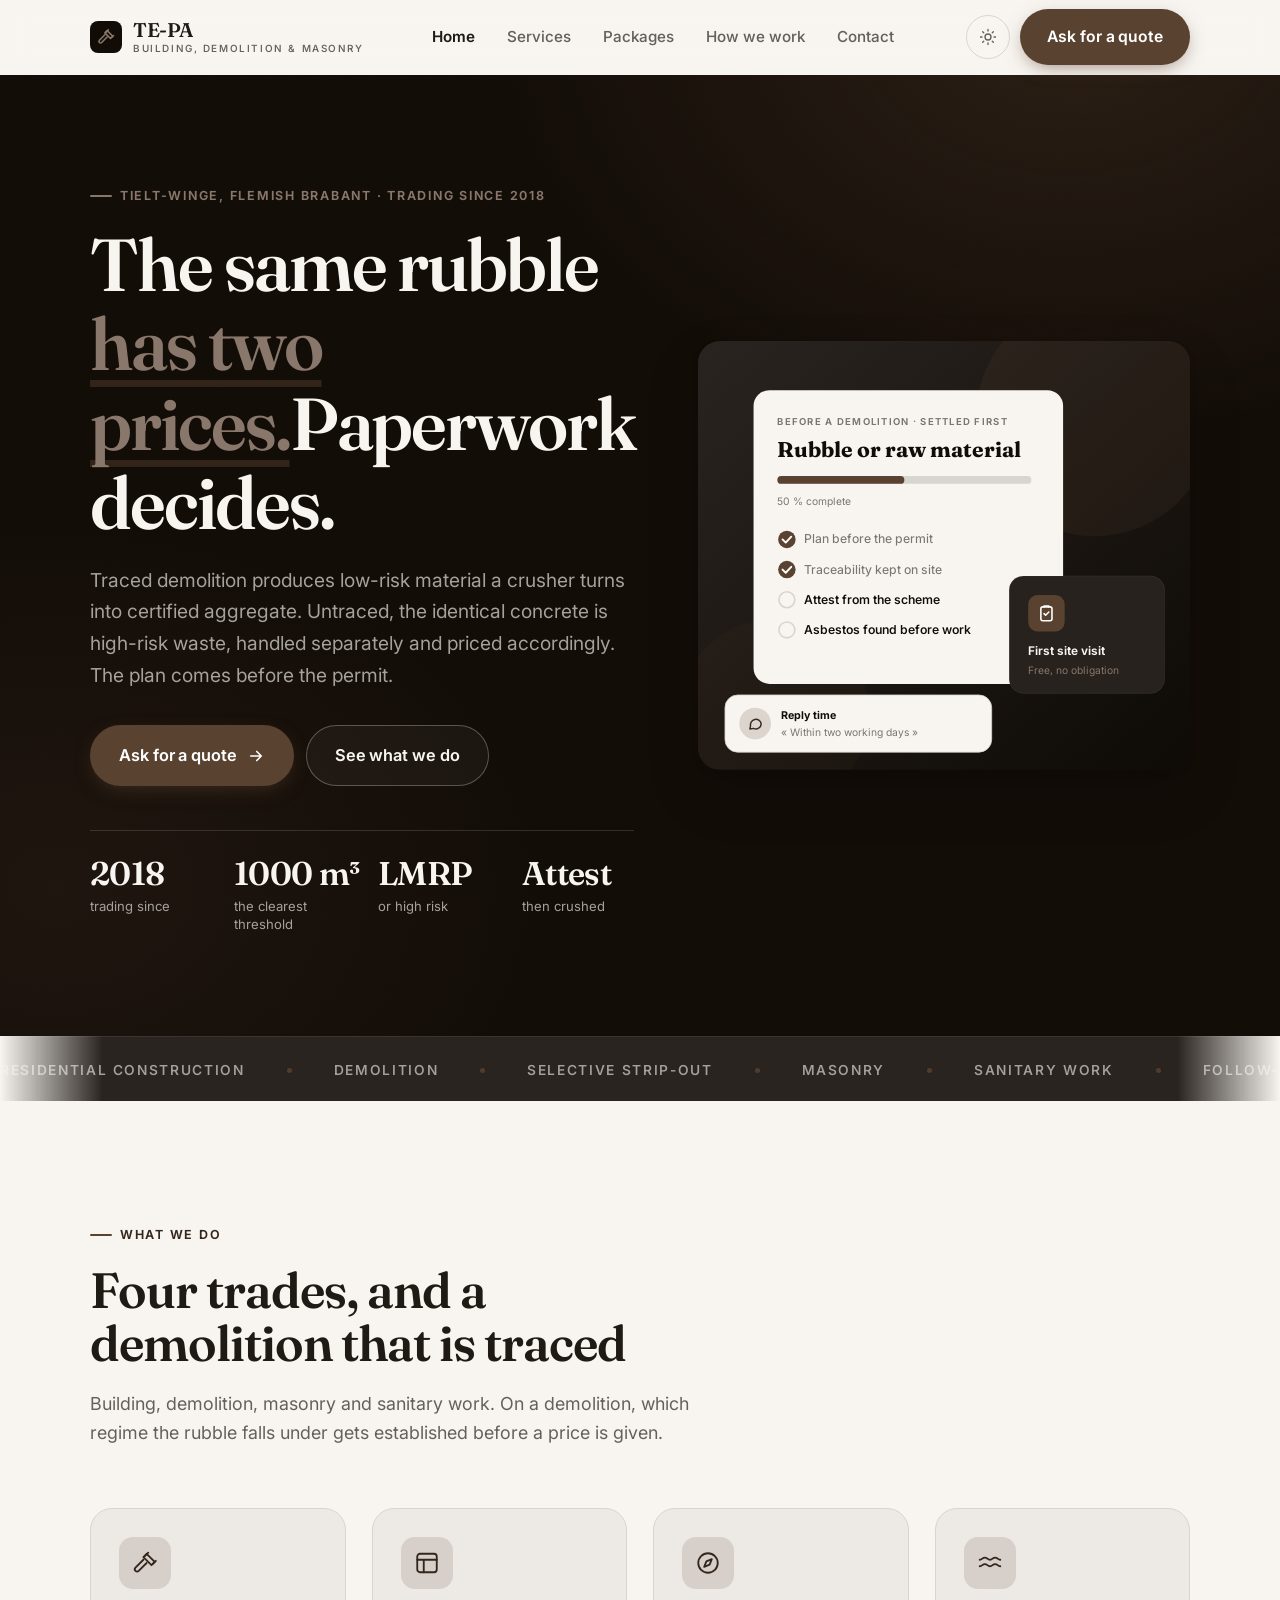
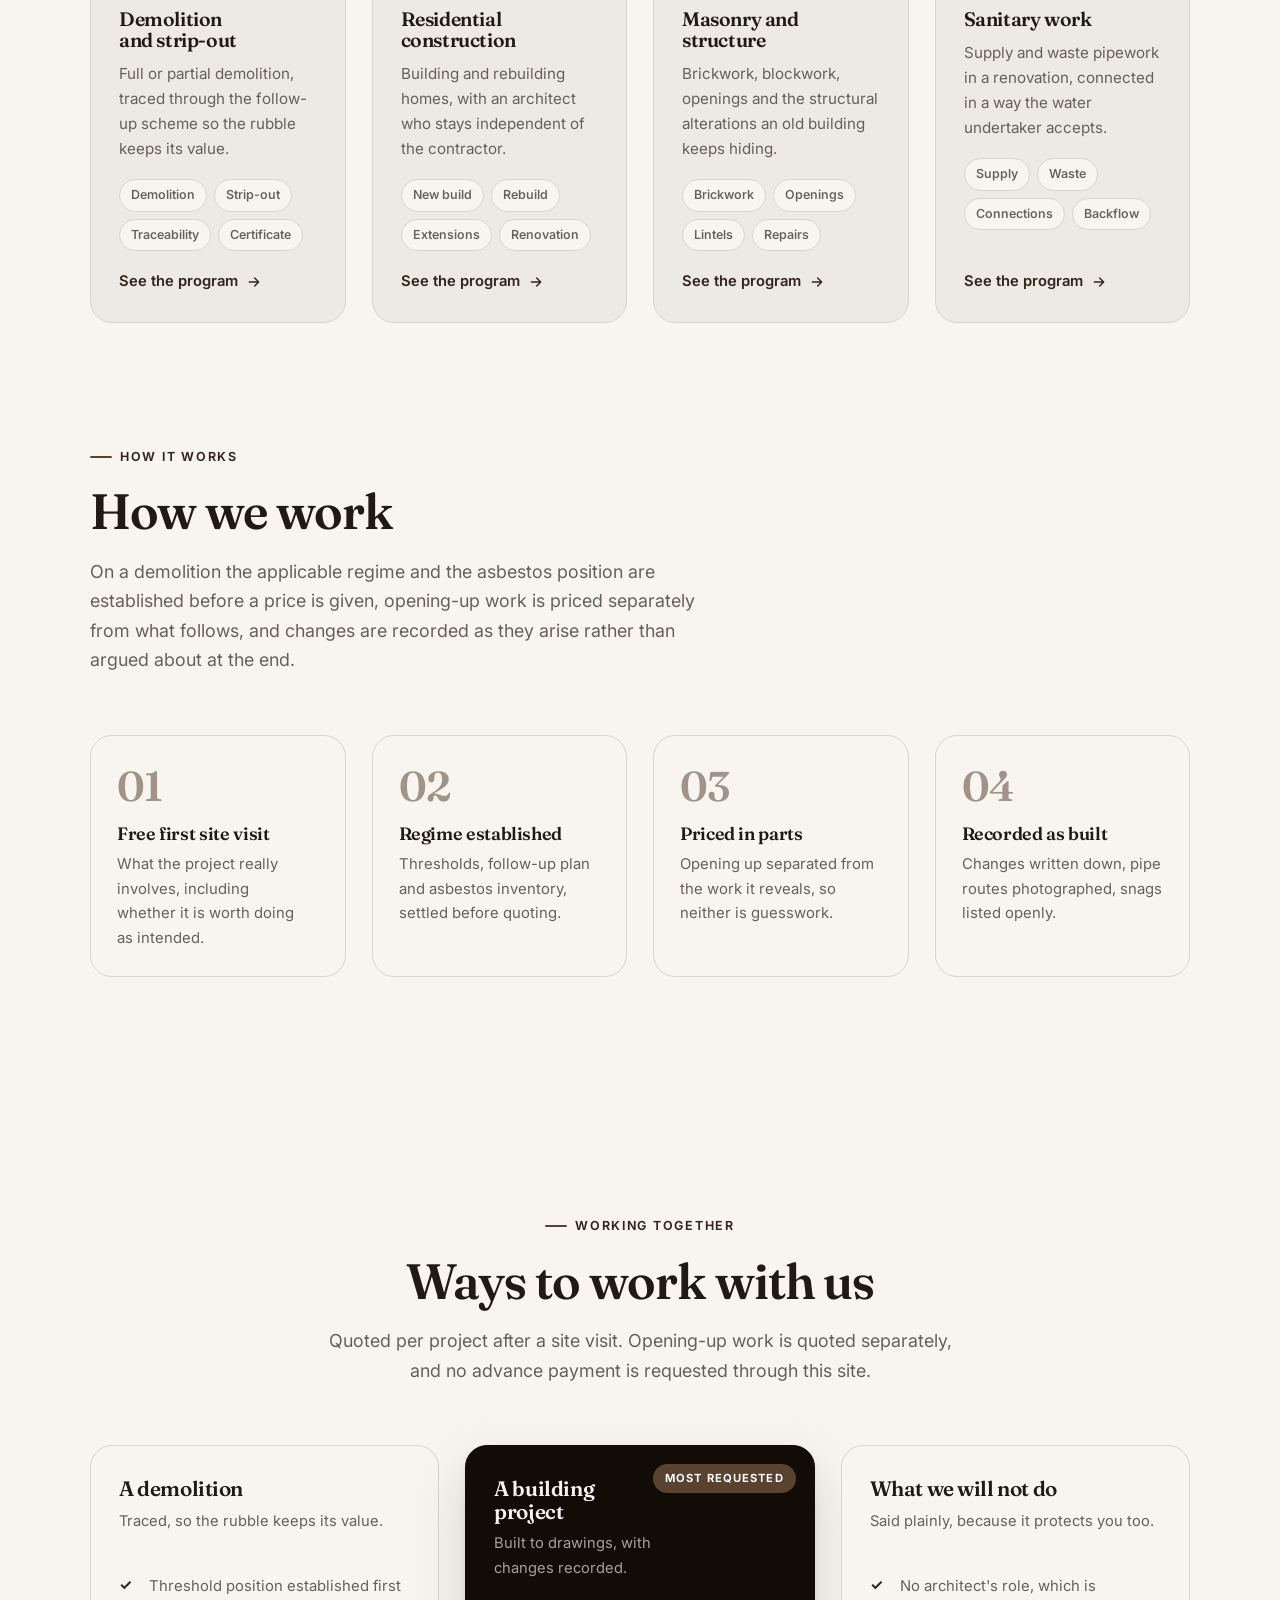
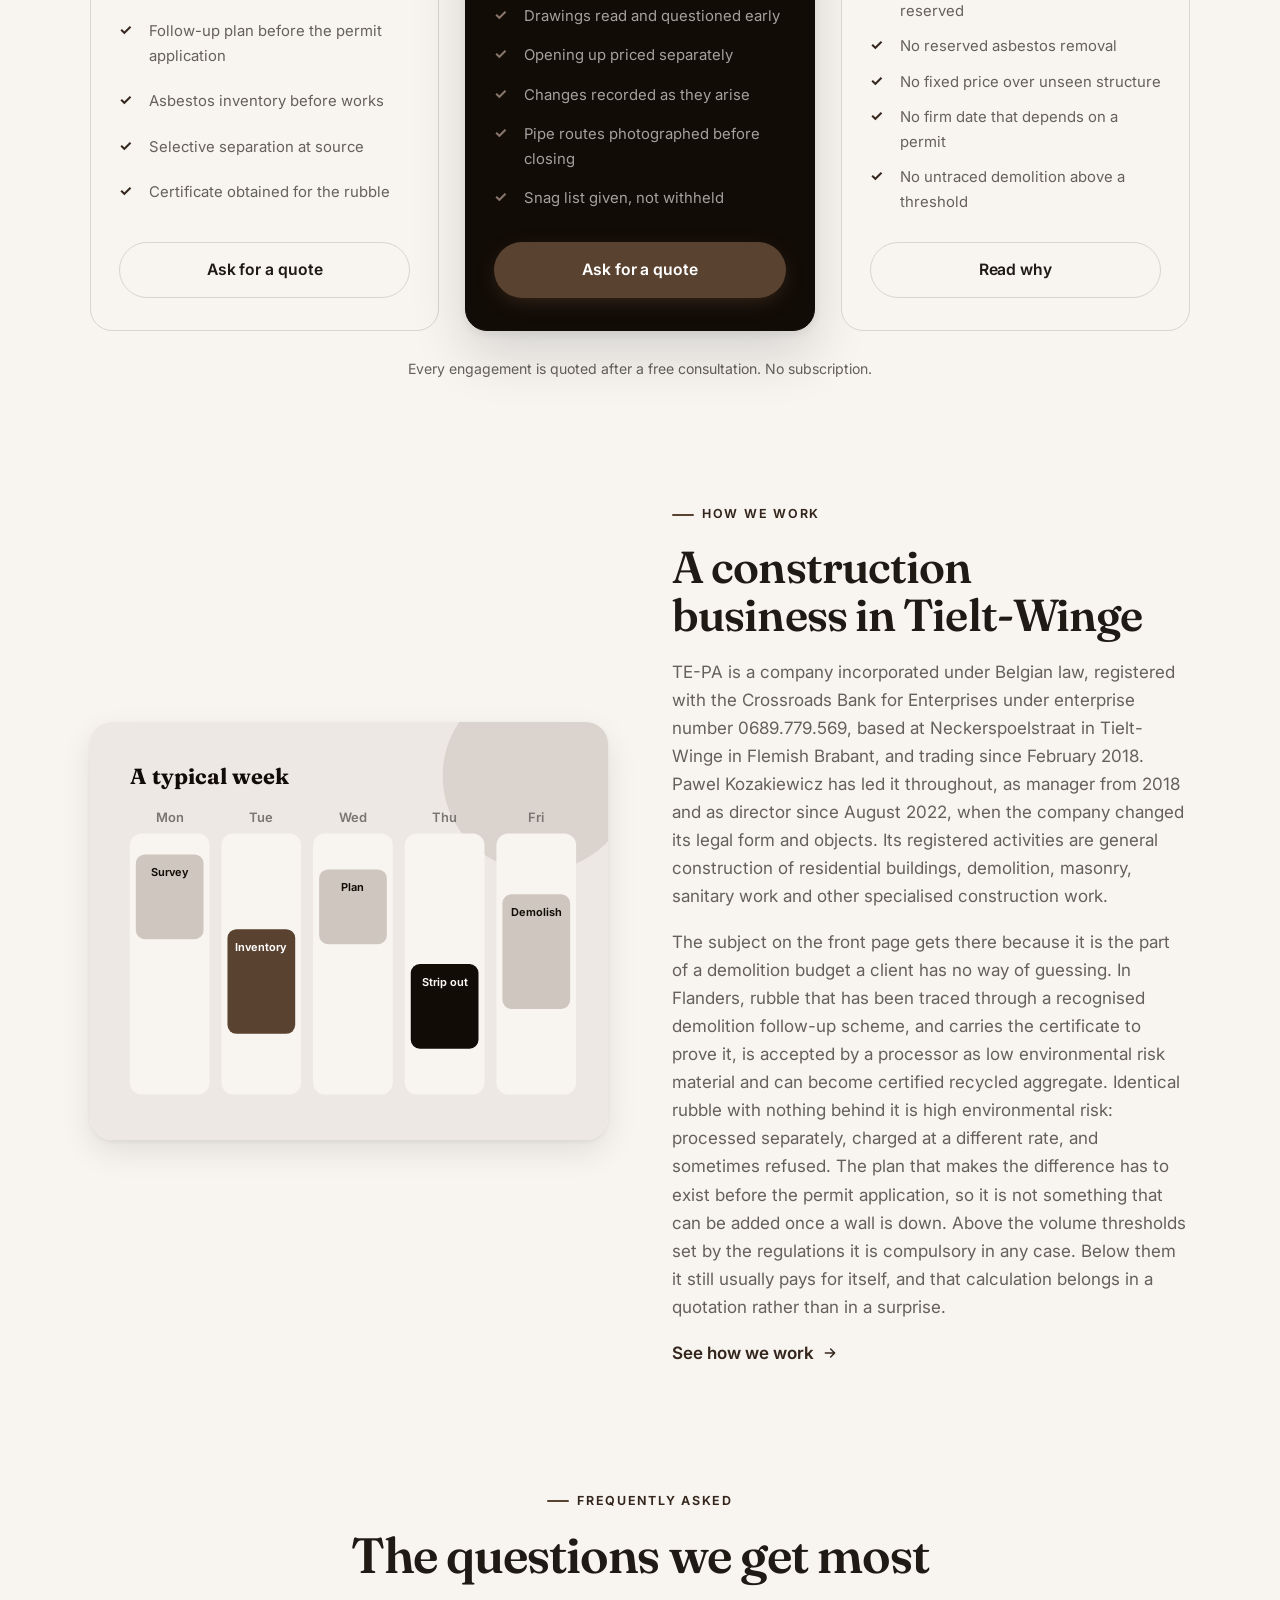
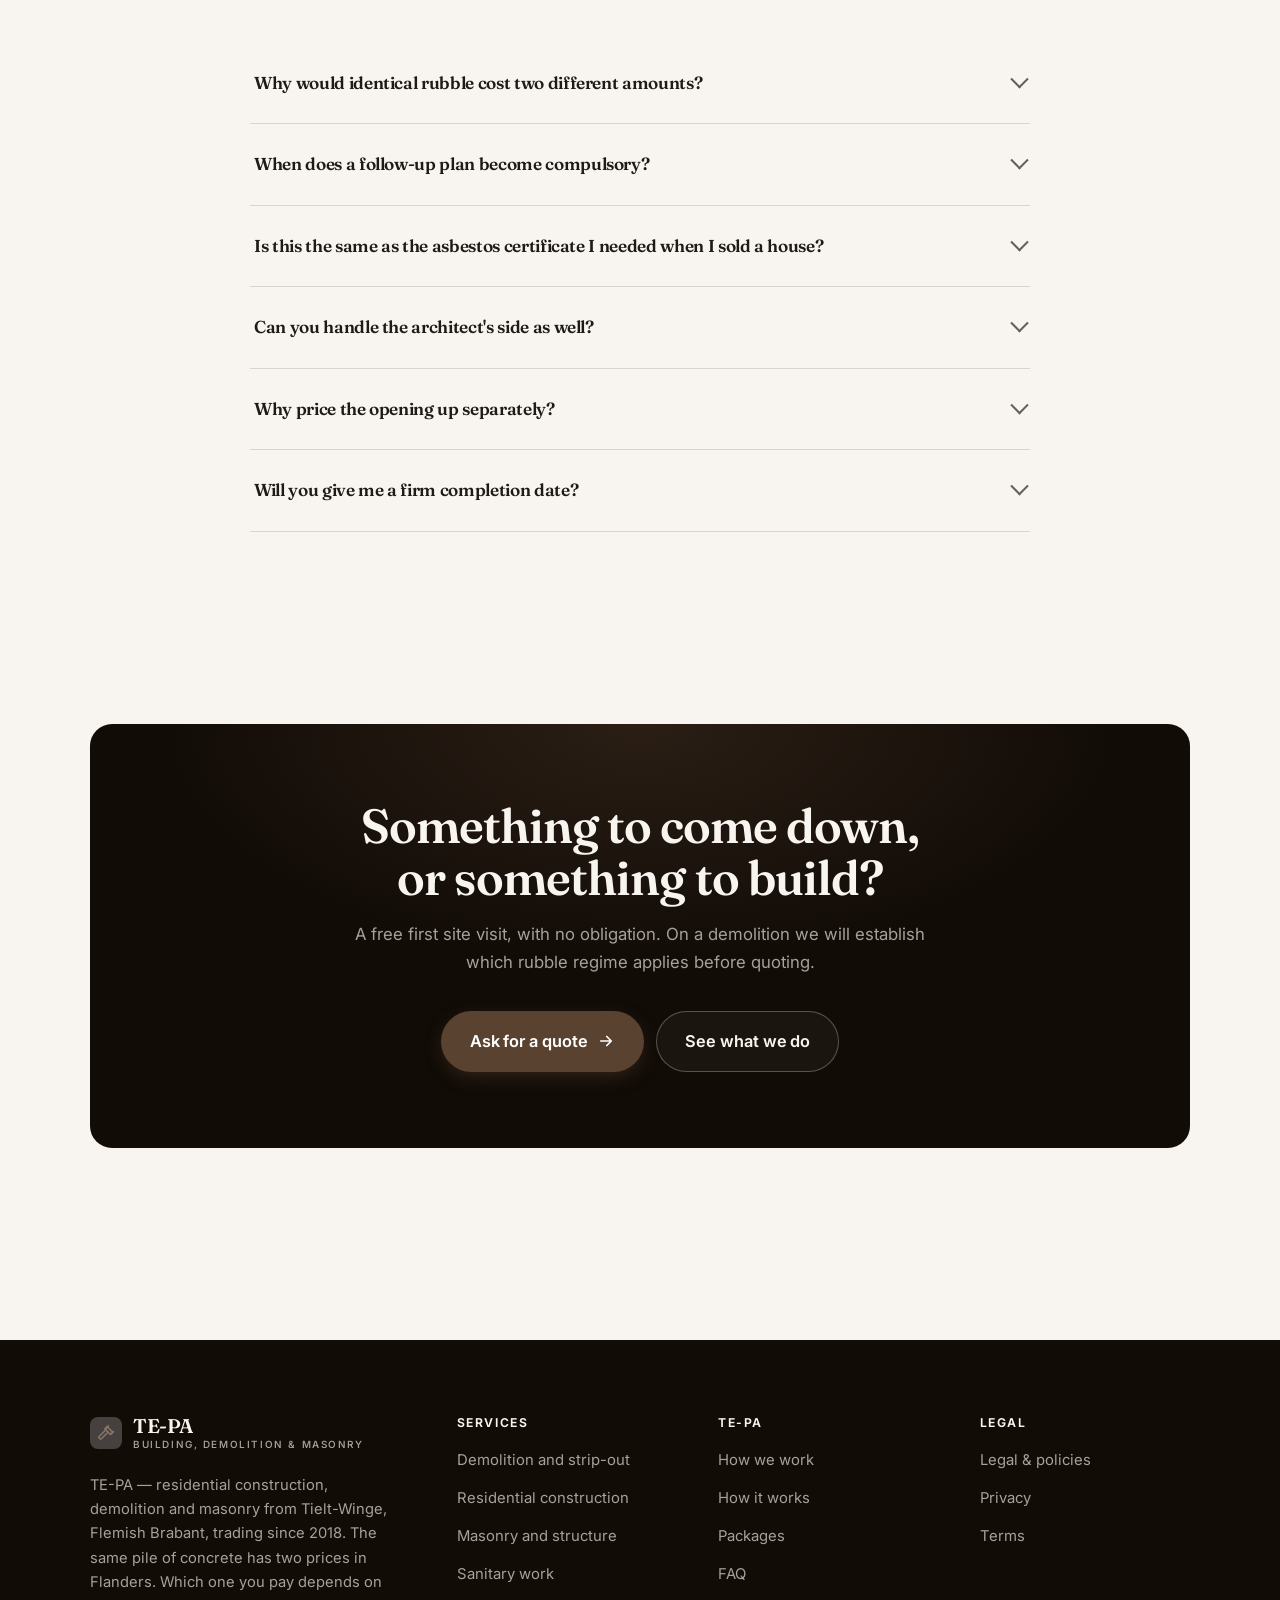
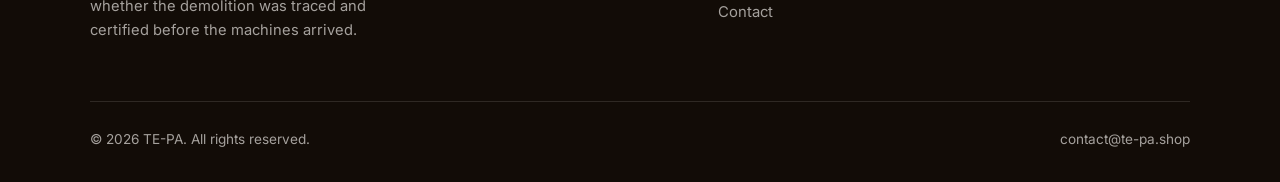
<file: index.html>
<!DOCTYPE html>
<html lang="en" class="no-js">
<head>
<meta charset="utf-8">
<meta name="viewport" content="width=device-width, initial-scale=1">
<title>TE-PA — building, demolition and masonry, Tielt-Winge</title>
<meta name="description" content="TE-PA, residential construction, demolition, masonry and sanitary work in Tielt-Winge, Flemish Brabant, since 2018: traced demolition, selective strip-out, structural work and finishing.">
<link rel="canonical" href="https://te-pa.shop/">

<meta property="og:type" content="website">
<meta property="og:url" content="https://te-pa.shop/">
<meta property="og:site_name" content="TE-PA">
<meta property="og:locale" content="en_US">
<meta property="og:title" content="TE-PA — building, demolition and masonry, Tielt-Winge">
<meta property="og:description" content="TE-PA, residential construction, demolition, masonry and sanitary work in Tielt-Winge, Flemish Brabant, since 2018: traced demolition, selective strip-out, structural work and finishing.">
<meta name="theme-color" content="#120c07">

<link rel="icon" href="assets/img/favicon.svg" type="image/svg+xml">
<link rel="preconnect" href="https://fonts.googleapis.com">
<link rel="preconnect" href="https://fonts.gstatic.com" crossorigin>
<link rel="stylesheet" href="https://fonts.googleapis.com/css2?family=Fraunces:opsz,wght@9..144,400;9..144,600;9..144,700&family=Inter:wght@400..700&display=swap">
<link rel="stylesheet" href="assets/css/style.css">

<!-- Thème appliqué avant le premier rendu (évite le flash) -->
<script>
document.documentElement.classList.remove('no-js');
(function(){try{var t=localStorage.getItem('site-theme');if(t){document.documentElement.setAttribute('data-theme',t);}}catch(e){}})();
</script>
<script type="application/ld+json">
{
  "@context": "https://schema.org",
  "@type": "Organization",
  "name": "TE-PA",
  "url": "https://te-pa.shop/",
  "email": "contact@te-pa.shop",
  "description": "TE-PA, residential construction, demolition, masonry and sanitary work in Tielt-Winge, Flemish Brabant, since 2018: traced demolition, selective strip-out, structural work and finishing.",
  "areaServed": "US",
  "knowsLanguage": "en"
}
</script>
</head>

<body>
<a class="skip-link" href="#main">Skip to main content</a>

<header class="site-header">
  <nav class="wrap nav" aria-label="Main navigation">
    <a class="brand" href="index.html">
      <svg class="brand__mark" viewBox="0 0 64 64" aria-hidden="true">
        <rect class="bm-bg" width="64" height="64" rx="16"/>
        <g class="bm-ic" transform="translate(14 14) scale(1.5)" fill="none" stroke-width="2.1" stroke-linecap="round" stroke-linejoin="round"><path d="M13.5 3.5 21 11l-3 3-7.5-7.5z"/><path d="M10.5 9 3.2 16.3a2.1 2.1 0 0 0 3 3L13.5 12"/><path d="M15 2.5 12 5.5M19.5 12.5 22 10"/></g>
      </svg>
      <span>TE-PA<span class="brand__sub">BUILDING, DEMOLITION &amp; MASONRY</span></span>
    </a>

    <ul class="nav__links" id="nav-links">
      <li><a href="index.html" aria-current="page">Home</a></li>
      <li><a href="programs.html">Services</a></li>
      <li><a href="index.html#pricing">Packages</a></li>
      <li><a href="about.html">How we work</a></li>
      <li><a href="contact.html">Contact</a></li>
      <li><a class="btn btn--primary" href="contact.html">Ask for a quote</a></li>
    </ul>

    <div class="nav__cta">
      <button class="theme-toggle" type="button" aria-label="Switch to dark theme">
        <svg class="icon-sun" viewBox="0 0 24 24" fill="none" stroke="currentColor" stroke-width="1.8" stroke-linecap="round" aria-hidden="true"><circle cx="12" cy="12" r="4"/><path d="M12 2v2m0 16v2M2 12h2m16 0h2M4.9 4.9l1.4 1.4m11.4 11.4 1.4 1.4M19.1 4.9l-1.4 1.4M6.3 17.7l-1.4 1.4"/></svg>
        <svg class="icon-moon" viewBox="0 0 24 24" fill="none" stroke="currentColor" stroke-width="1.8" stroke-linecap="round" stroke-linejoin="round" aria-hidden="true"><path d="M21 12.8A9 9 0 1 1 11.2 3a7 7 0 0 0 9.8 9.8z"/></svg>
      </button>
      <a class="btn btn--primary" href="contact.html">Ask for a quote</a>
      <button class="nav__toggle" type="button" aria-expanded="false" aria-controls="nav-links" aria-label="Open menu">
        <svg class="icon-open" viewBox="0 0 24 24" fill="none" stroke="currentColor" stroke-width="2" stroke-linecap="round" aria-hidden="true"><path d="M3 6h18M3 12h18M3 18h18"/></svg>
        <svg class="icon-close" viewBox="0 0 24 24" fill="none" stroke="currentColor" stroke-width="2" stroke-linecap="round" aria-hidden="true"><path d="M6 6l12 12M18 6L6 18"/></svg>
      </button>
    </div>
  </nav>
</header>

<main id="main">

<section class="hero">
  <div class="wrap hero__inner">
    <div>
      <span class="eyebrow hero__eyebrow">Tielt-Winge, Flemish Brabant · Trading since 2018</span>
      <h1>The same rubble<br> <em>has two prices.</em>Paperwork decides.</h1>
      <p class="hero__lede">Traced demolition produces low-risk material a crusher turns into certified aggregate. Untraced, the identical concrete is high-risk waste, handled separately and priced accordingly. The plan comes before the permit.</p>

      <div class="hero__actions">
        <a class="btn btn--primary btn--lg" href="contact.html">Ask for a quote <svg viewBox="0 0 24 24" fill="none" stroke="currentColor" stroke-width="2.2" stroke-linecap="round" stroke-linejoin="round" aria-hidden="true"><path d="M5 12h14M13 6l6 6-6 6"/></svg></a>
        <a class="btn btn--on-dark btn--lg" href="programs.html">See what we do</a>
      </div>

      <ul class="hero__proof">
        <li><span class="stat__num">2018</span><span class="stat__label">trading since</span></li>
        <li><span class="stat__num">1000 m³</span><span class="stat__label">the clearest threshold</span></li>
        <li><span class="stat__num">LMRP</span><span class="stat__label">or high risk</span></li>
        <li><span class="stat__num">Attest</span><span class="stat__label">then crushed</span></li>
      </ul>
    </div>

    <div class="hero__art">
      <svg viewBox="0 0 620 540" role="img" aria-label="What is settled before a demolition in Flanders, and why it decides the cost of the rubble.">
        <defs>
          <linearGradient id="hbg" x1="0" y1="0" x2="1" y2="1">
            <stop offset="0" stop-color="#2a2420"/><stop offset="1" stop-color="#0e0a06"/>
          </linearGradient>
        </defs>
        <rect width="620" height="540" rx="22" fill="url(#hbg)"/>
        <circle cx="500" cy="96" r="150" fill="#5a4230" opacity=".16"/>
        <circle cx="96" cy="470" r="120" fill="#5a4230" opacity=".08"/>

        <g style="font-family: var(--font-body)">
          <!-- Carte programme -->
          <rect x="70" y="62" width="390" height="370" rx="20" fill="#f8f5f1"/>
          <text x="100" y="106" font-size="12" font-weight="650" letter-spacing="1.6" fill="#7a7570">BEFORE A DEMOLITION · SETTLED FIRST</text>
          <text x="100" y="146" font-size="27" font-weight="700" fill="#120c07" style="font-family: var(--font-display)">Rubble or raw material</text>
          <rect x="100" y="170" width="320" height="10" rx="5" fill="#d8d4d0"/>
          <rect x="100" y="170" width="160" height="10" rx="5" fill="#5a4230"/>
          <text x="100" y="206" font-size="13" fill="#7a7570">50 % complete</text>
          <circle cx="112" cy="250" r="11" fill="#5a4230"/><path d="M106.5 250l4 4 7-7.5" fill="none" stroke="#ffffff" stroke-width="2.4" stroke-linecap="round" stroke-linejoin="round"/><text x="134" y="255" font-size="15.5" fill="#7a7570" font-weight="450">Plan before the permit</text>
          <circle cx="112" cy="288" r="11" fill="#5a4230"/><path d="M106.5 288l4 4 7-7.5" fill="none" stroke="#ffffff" stroke-width="2.4" stroke-linecap="round" stroke-linejoin="round"/><text x="134" y="293" font-size="15.5" fill="#7a7570" font-weight="450">Traceability kept on site</text>
          <circle cx="112" cy="326" r="10" fill="none" stroke="#d8d4d0" stroke-width="2"/><text x="134" y="331" font-size="15.5" fill="#120c07" font-weight="560">Attest from the scheme</text>
          <circle cx="112" cy="364" r="10" fill="none" stroke="#d8d4d0" stroke-width="2"/><text x="134" y="369" font-size="15.5" fill="#120c07" font-weight="560">Asbestos found before work</text>

          <!-- Carte séance -->
          <rect x="392" y="296" width="196" height="148" rx="18" fill="#27221d" stroke="#ffffff" stroke-opacity=".08"/>
          <rect x="416" y="320" width="46" height="46" rx="12" fill="#5a4230"/>
          <g transform="translate(427 331)" fill="none" stroke="#ffffff" color="#ffffff" stroke-width="2" stroke-linecap="round" stroke-linejoin="round"><rect x="5" y="4" width="14" height="17.5" rx="2.5"/><path d="M9 4V3h6v1M9 12.5l2 2 4-4"/></g>
          <text x="416" y="396" font-size="15" font-weight="650" fill="#f8f5f1">First site visit</text>
          <text x="416" y="420" font-size="13" fill="#88776a">Free, no obligation</text>

          <!-- Retour du coach -->
          <rect x="34" y="446" width="336" height="72" rx="16" fill="#f8f5f1" stroke="#d8d4d0"/>
          <circle cx="72" cy="482" r="20" fill="#dcd5ce"/>
          <g transform="translate(62 472) scale(.84)" fill="none" stroke="#3b2b1f" stroke-width="2.2" stroke-linecap="round" stroke-linejoin="round"><path d="M21 12a8 8 0 0 1-11.6 7.1L4 20l1-4.6A8 8 0 1 1 21 12z"/></g>
          <text x="104" y="476" font-size="13.5" font-weight="700" fill="#120c07">Reply time</text>
          <text x="104" y="498" font-size="13" fill="#7a7570">« Within two working days »</text>
        </g>
      </svg>
    </div>
  </div>
</section>

<div class="marquee" aria-hidden="true">
  <div class="marquee__track"><span>Residential construction</span><span>Demolition</span><span>Selective strip-out</span><span>Masonry</span><span>Sanitary work</span><span>Follow-up plan</span><span>Certified aggregate</span><span>Asbestos inventory</span><span>Tielt-Winge</span><span>Flemish Brabant</span><span>Residential construction</span><span>Demolition</span><span>Selective strip-out</span><span>Masonry</span><span>Sanitary work</span><span>Follow-up plan</span><span>Certified aggregate</span><span>Asbestos inventory</span><span>Tielt-Winge</span><span>Flemish Brabant</span></div>
</div>

<section class="section wrap" id="programs">
  <div class="section-head reveal">
    <span class="eyebrow">What we do</span>
    <h2>Four trades, and a demolition that is traced</h2>
    <p>Building, demolition, masonry and sanitary work. On a demolition, which regime the rubble falls under gets established before a price is given.</p>
  </div>
  <div class="grid grid--4 reveal-group">
    <a class="card" href="programs.html#demolition">
      <div class="card__icon"><svg viewBox="0 0 24 24" fill="none" stroke="currentColor" stroke-width="1.7" stroke-linecap="round" stroke-linejoin="round" aria-hidden="true"><path d="M13.5 3.5 21 11l-3 3-7.5-7.5z"/><path d="M10.5 9 3.2 16.3a2.1 2.1 0 0 0 3 3L13.5 12"/><path d="M15 2.5 12 5.5M19.5 12.5 22 10"/></svg></div>
      <h3>Demolition and strip-out</h3>
      <p>Full or partial demolition, traced through the follow-up scheme so the rubble keeps its value.</p>
      <ul class="tags"><li>Demolition</li><li>Strip-out</li><li>Traceability</li><li>Certificate</li></ul>
      <span class="arrow-link">See the program <svg viewBox="0 0 24 24" fill="none" stroke="currentColor" stroke-width="2.2" stroke-linecap="round" stroke-linejoin="round" aria-hidden="true"><path d="M5 12h14M13 6l6 6-6 6"/></svg></span>
    </a>
    <a class="card" href="programs.html#building">
      <div class="card__icon"><svg viewBox="0 0 24 24" fill="none" stroke="currentColor" stroke-width="1.7" stroke-linecap="round" stroke-linejoin="round" aria-hidden="true"><rect x="3" y="3.5" width="18" height="17" rx="2.5"/><path d="M3 9h18M9 9v11.5"/></svg></div>
      <h3>Residential construction</h3>
      <p>Building and rebuilding homes, with an architect who stays independent of the contractor.</p>
      <ul class="tags"><li>New build</li><li>Rebuild</li><li>Extensions</li><li>Renovation</li></ul>
      <span class="arrow-link">See the program <svg viewBox="0 0 24 24" fill="none" stroke="currentColor" stroke-width="2.2" stroke-linecap="round" stroke-linejoin="round" aria-hidden="true"><path d="M5 12h14M13 6l6 6-6 6"/></svg></span>
    </a>
    <a class="card" href="programs.html#masonry">
      <div class="card__icon"><svg viewBox="0 0 24 24" fill="none" stroke="currentColor" stroke-width="1.7" stroke-linecap="round" stroke-linejoin="round" aria-hidden="true"><circle cx="12" cy="12" r="9"/><path d="M15.5 8.5 13.5 13.5 8.5 15.5 10.5 10.5z"/></svg></div>
      <h3>Masonry and structure</h3>
      <p>Brickwork, blockwork, openings and the structural alterations an old building keeps hiding.</p>
      <ul class="tags"><li>Brickwork</li><li>Openings</li><li>Lintels</li><li>Repairs</li></ul>
      <span class="arrow-link">See the program <svg viewBox="0 0 24 24" fill="none" stroke="currentColor" stroke-width="2.2" stroke-linecap="round" stroke-linejoin="round" aria-hidden="true"><path d="M5 12h14M13 6l6 6-6 6"/></svg></span>
    </a>
    <a class="card" href="programs.html#sanitary">
      <div class="card__icon"><svg viewBox="0 0 24 24" fill="none" stroke="currentColor" stroke-width="1.7" stroke-linecap="round" stroke-linejoin="round" aria-hidden="true"><path d="M2.5 9c2.4 0 2.4-2 4.75-2s2.4 2 4.75 2 2.4-2 4.75-2 2.4 2 4.75 2M2.5 15c2.4 0 2.4-2 4.75-2s2.4 2 4.75 2 2.4-2 4.75-2 2.4 2 4.75 2"/></svg></div>
      <h3>Sanitary work</h3>
      <p>Supply and waste pipework in a renovation, connected in a way the water undertaker accepts.</p>
      <ul class="tags"><li>Supply</li><li>Waste</li><li>Connections</li><li>Backflow</li></ul>
      <span class="arrow-link">See the program <svg viewBox="0 0 24 24" fill="none" stroke="currentColor" stroke-width="2.2" stroke-linecap="round" stroke-linejoin="round" aria-hidden="true"><path d="M5 12h14M13 6l6 6-6 6"/></svg></span>
    </a>
  </div>
</section>

<section class="section section--flush wrap" id="how-it-works">
  <div class="section-head reveal">
    <span class="eyebrow">How it works</span>
    <h2>How we work</h2>
    <p>On a demolition the applicable regime and the asbestos position are established before a price is given, opening-up work is priced separately from what follows, and changes are recorded as they arise rather than argued about at the end.</p>
  </div>
  <div class="grid grid--4 steps reveal-group">
    <article class="step">
      <h3>Free first site visit</h3>
      <p>What the project really involves, including whether it is worth doing as intended.</p>
    </article>
    <article class="step">
      <h3>Regime established</h3>
      <p>Thresholds, follow-up plan and asbestos inventory, settled before quoting.</p>
    </article>
    <article class="step">
      <h3>Priced in parts</h3>
      <p>Opening up separated from the work it reveals, so neither is guesswork.</p>
    </article>
    <article class="step">
      <h3>Recorded as built</h3>
      <p>Changes written down, pipe routes photographed, snags listed openly.</p>
    </article>
  </div>
</section>

<section class="section wrap" id="pricing">
  <div class="section-head section-head--center reveal">
    <span class="eyebrow">Working together</span>
    <h2>Ways to work with us</h2>
    <p>Quoted per project after a site visit. Opening-up work is quoted separately, and no advance payment is requested through this site.</p>
  </div>
  <div class="grid grid--3 plans reveal-group">
    <article class="plan">
      
      <h3>A demolition</h3>
      <p class="plan__desc">Traced, so the rubble keeps its value.</p>
      
      <ul class="plan__features">
        <li>Threshold position established first</li>
        <li>Follow-up plan before the permit application</li>
        <li>Asbestos inventory before works</li>
        <li>Selective separation at source</li>
        <li>Certificate obtained for the rubble</li>
      </ul>
      <a class="btn btn--ghost btn--block" href="contact.html">Ask for a quote</a>
    </article>
    <article class="plan plan--featured">
      <span class="plan__tag">Most requested</span>
      <h3>A building project</h3>
      <p class="plan__desc">Built to drawings, with changes recorded.</p>
      
      <ul class="plan__features">
        <li>Drawings read and questioned early</li>
        <li>Opening up priced separately</li>
        <li>Changes recorded as they arise</li>
        <li>Pipe routes photographed before closing</li>
        <li>Snag list given, not withheld</li>
      </ul>
      <a class="btn btn--primary btn--block" href="contact.html">Ask for a quote</a>
    </article>
    <article class="plan">
      
      <h3>What we will not do</h3>
      <p class="plan__desc">Said plainly, because it protects you too.</p>
      
      <ul class="plan__features">
        <li>No architect's role, which is reserved</li>
        <li>No reserved asbestos removal</li>
        <li>No fixed price over unseen structure</li>
        <li>No firm date that depends on a permit</li>
        <li>No untraced demolition above a threshold</li>
      </ul>
      <a class="btn btn--ghost btn--block" href="contact.html">Read why</a>
    </article>
  </div>
  <p class="plans-note">Every engagement is quoted after a free consultation. No subscription.</p>
</section>

<section class="section section--flush wrap">
  <div class="split reveal">
    <div class="split__art">
      <svg viewBox="0 0 520 420" role="img" aria-label="Example of a typical week: Survey, Inventory, Plan, Strip out, Demolish, Attest.">
        <rect width="520" height="420" rx="20" fill="#ede8e3"/>
        <circle cx="450" cy="54" r="96" fill="#5a4230" opacity=".12"/>
        <g style="font-family: var(--font-body)">
        <text x="40" y="62" font-size="22" font-weight="700" fill="#120c07" style="font-family: var(--font-display)">A typical week</text>
        <text x="80" y="100" text-anchor="middle" font-size="13" font-weight="600" fill="#7a7570">Mon</text>
        <rect x="40" y="112" width="80" height="262" rx="12" fill="#f8f5f1"/>
        <rect x="46" y="133" width="68" height="85" rx="9" fill="#cfc6bf"/>
        <text x="80" y="155" text-anchor="middle" font-size="11" font-weight="650" fill="#120c07">Survey</text>
        <text x="172" y="100" text-anchor="middle" font-size="13" font-weight="600" fill="#7a7570">Tue</text>
        <rect x="132" y="112" width="80" height="262" rx="12" fill="#f8f5f1"/>
        <rect x="138" y="208" width="68" height="105" rx="9" fill="#5a4230"/>
        <text x="172" y="230" text-anchor="middle" font-size="11" font-weight="650" fill="#ffffff">Inventory</text>
        <text x="264" y="100" text-anchor="middle" font-size="13" font-weight="600" fill="#7a7570">Wed</text>
        <rect x="224" y="112" width="80" height="262" rx="12" fill="#f8f5f1"/>
        <rect x="230" y="148" width="68" height="75" rx="9" fill="#cfc6bf"/>
        <text x="264" y="170" text-anchor="middle" font-size="11" font-weight="650" fill="#120c07">Plan</text>
        <text x="356" y="100" text-anchor="middle" font-size="13" font-weight="600" fill="#7a7570">Thu</text>
        <rect x="316" y="112" width="80" height="262" rx="12" fill="#f8f5f1"/>
        <rect x="322" y="243" width="68" height="85" rx="9" fill="#120c07"/>
        <text x="356" y="265" text-anchor="middle" font-size="11" font-weight="650" fill="#f8f5f1">Strip out</text>
        <text x="448" y="100" text-anchor="middle" font-size="13" font-weight="600" fill="#7a7570">Fri</text>
        <rect x="408" y="112" width="80" height="262" rx="12" fill="#f8f5f1"/>
        <rect x="414" y="173" width="68" height="115" rx="9" fill="#cfc6bf"/>
        <text x="448" y="195" text-anchor="middle" font-size="11" font-weight="650" fill="#120c07">Demolish</text>
        </g>
      </svg>
    </div>
    <div>
      <span class="eyebrow">How we work</span>
      <h2>A construction business in Tielt-Winge</h2>
      <p>TE-PA is a company incorporated under Belgian law, registered with the Crossroads Bank for Enterprises under enterprise number 0689.779.569, based at Neckerspoelstraat in Tielt-Winge in Flemish Brabant, and trading since February 2018. Pawel Kozakiewicz has led it throughout, as manager from 2018 and as director since August 2022, when the company changed its legal form and objects. Its registered activities are general construction of residential buildings, demolition, masonry, sanitary work and other specialised construction work.</p>
      <p>The subject on the front page gets there because it is the part of a demolition budget a client has no way of guessing. In Flanders, rubble that has been traced through a recognised demolition follow-up scheme, and carries the certificate to prove it, is accepted by a processor as low environmental risk material and can become certified recycled aggregate. Identical rubble with nothing behind it is high environmental risk: processed separately, charged at a different rate, and sometimes refused. The plan that makes the difference has to exist before the permit application, so it is not something that can be added once a wall is down. Above the volume thresholds set by the regulations it is compulsory in any case. Below them it still usually pays for itself, and that calculation belongs in a quotation rather than in a surprise.</p>
      <p><a class="arrow-link" href="about.html">See how we work <svg viewBox="0 0 24 24" fill="none" stroke="currentColor" stroke-width="2.2" stroke-linecap="round" stroke-linejoin="round" aria-hidden="true"><path d="M5 12h14M13 6l6 6-6 6"/></svg></a></p>
    </div>
  </div>
</section>

<section class="section section--flush wrap" id="faq">
  <div class="section-head section-head--center reveal">
    <span class="eyebrow">Frequently asked</span>
    <h2>The questions we get most</h2>
  </div>
  <div class="faq reveal">
    <details>
      <summary>Why would identical rubble cost two different amounts?</summary>
      <p>Because what a processor may do with it depends on what is known about it. Rubble arriving from a demolition that was traced through a recognised follow-up scheme, with the corresponding certificate, is accepted as having a low environmental risk profile, and that allows the crusher to produce certified recycled granulates from it. Rubble with no such traceability has to be treated as high risk: handled separately, processed differently, charged at a materially higher rate, and in some cases simply turned away. The difference is not in the concrete. It is in whether anyone can show what was in the building before it came down.</p>
    </details>
    <details>
      <summary>When does a follow-up plan become compulsory?</summary>
      <p>Above the volume thresholds laid down by the regulations, which differ between non-residential and residential buildings. The clearest of them is a thousand cubic metres for non-residential buildings; residential buildings have their own, higher threshold, and rather than quote a figure we would have to qualify, we establish the position for your specific project in writing before quoting. The timing matters more than the number: the plan has to exist before the permit application. A demolition that begins without one cannot acquire it retrospectively, and the rubble is then stuck in the expensive category.</p>
    </details>
    <details>
      <summary>Is this the same as the asbestos certificate I needed when I sold a house?</summary>
      <p>No, and conflating the two causes real problems. The certificate connected with selling a building constructed before 2001 is an obligation of the seller in a transaction. What applies here is different: before works are undertaken, an asbestos inventory of the workplace is required under the legislation on the welfare of workers, and it exists to protect the people doing the work. A seller's certificate does not discharge it, and having had one does not mean an inventory is unnecessary. Where asbestos is found and its removal is reserved to a recognised undertaking, we stop and a recognised undertaking does that part.</p>
    </details>
    <details>
      <summary>Can you handle the architect's side as well?</summary>
      <p>No, and nobody may. For works requiring a permit the involvement of an architect is required by law, and the architect's statutory mission includes supervising the execution of the works — which is precisely why the profession is legally incompatible with that of contractor. An architect cannot supervise a job they are also building. If a contractor offers you an all-in package with the architect included, that is the question to put to them. We build to the architect's drawings and the architect stays independent of us.</p>
    </details>
    <details>
      <summary>Why price the opening up separately?</summary>
      <p>Because a price covering what nobody has seen is either inflated to cover the worst case or heading for an argument. In an older building, opening a wall regularly reveals a missing lintel, a chimney doing unexpected structural work, or a partition that turns out to be carrying a floor. We quote the opening up on its own, look, and then agree the work and the price for what is actually there. It is less comfortable at the quotation stage and considerably less expensive by the end.</p>
    </details>
    <details>
      <summary>Will you give me a firm completion date?</summary>
      <p>Only in writing, and only where it is genuinely within our control. Dates on building work depend on permits, on inspections carried out by third parties, on weather, and on other trades being where they said they would be. A contractor who promises a firm date across all of that is making a promise about other people's behaviour. We will give an honest estimate, tell you what it depends on, and tell you promptly when something moves rather than at the end.</p>
    </details>
  </div>
</section>

<section class="wrap section--tight">
  <div class="cta-band reveal">
    <h2>Something to come down, or something to build?</h2>
    <p>A free first site visit, with no obligation. On a demolition we will establish which rubble regime applies before quoting.</p>
    <div class="hero__actions">
      <a class="btn btn--primary btn--lg" href="contact.html">Ask for a quote <svg viewBox="0 0 24 24" fill="none" stroke="currentColor" stroke-width="2.2" stroke-linecap="round" stroke-linejoin="round" aria-hidden="true"><path d="M5 12h14M13 6l6 6-6 6"/></svg></a>
      <a class="btn btn--on-dark btn--lg" href="programs.html">See what we do</a>
    </div>
  </div>
</section>

</main>

<footer class="site-footer">
  <div class="wrap">
    <div class="footer__grid">
      <div class="footer__brand">
        <a class="brand" href="index.html">
          <svg class="brand__mark" viewBox="0 0 64 64" aria-hidden="true">
        <rect class="bm-bg" width="64" height="64" rx="16"/>
        <g class="bm-ic" transform="translate(14 14) scale(1.5)" fill="none" stroke-width="2.1" stroke-linecap="round" stroke-linejoin="round"><path d="M13.5 3.5 21 11l-3 3-7.5-7.5z"/><path d="M10.5 9 3.2 16.3a2.1 2.1 0 0 0 3 3L13.5 12"/><path d="M15 2.5 12 5.5M19.5 12.5 22 10"/></g>
      </svg>
          <span>TE-PA<span class="brand__sub">BUILDING, DEMOLITION &amp; MASONRY</span></span>
        </a>
        <p>TE-PA — residential construction, demolition and masonry from Tielt-Winge, Flemish Brabant, trading since 2018. The same pile of concrete has two prices in Flanders. Which one you pay depends on whether the demolition was traced and certified before the machines arrived.</p>
      </div>

      <div class="footer__col">
        <h4>Services</h4>
        <ul>
          <li><a href="programs.html#demolition">Demolition and strip-out</a></li>
          <li><a href="programs.html#building">Residential construction</a></li>
          <li><a href="programs.html#masonry">Masonry and structure</a></li>
          <li><a href="programs.html#sanitary">Sanitary work</a></li>
        </ul>
      </div>

      <div class="footer__col">
        <h4>TE-PA</h4>
        <ul>
          <li><a href="about.html">How we work</a></li>
          <li><a href="index.html#how-it-works">How it works</a></li>
          <li><a href="index.html#pricing">Packages</a></li>
          <li><a href="index.html#faq">FAQ</a></li>
          <li><a href="contact.html">Contact</a></li>
        </ul>
      </div>

      <div class="footer__col">
        <h4>Legal</h4>
        <ul>
          <li><a href="legal.html">Legal &amp; policies</a></li>
          <li><a href="legal.html#privacy">Privacy</a></li>
          <li><a href="legal.html#terms">Terms</a></li>
        </ul>
      </div>
    </div>

    <div class="footer__bottom">
      <p>© <span data-year>2026</span> TE-PA. All rights reserved.</p>
      <p><a href="mailto:contact@te-pa.shop">contact@te-pa.shop</a></p>
    </div>
  </div>
</footer>

<script src="assets/js/main.js" defer></script>
</body>
</html>
</file>
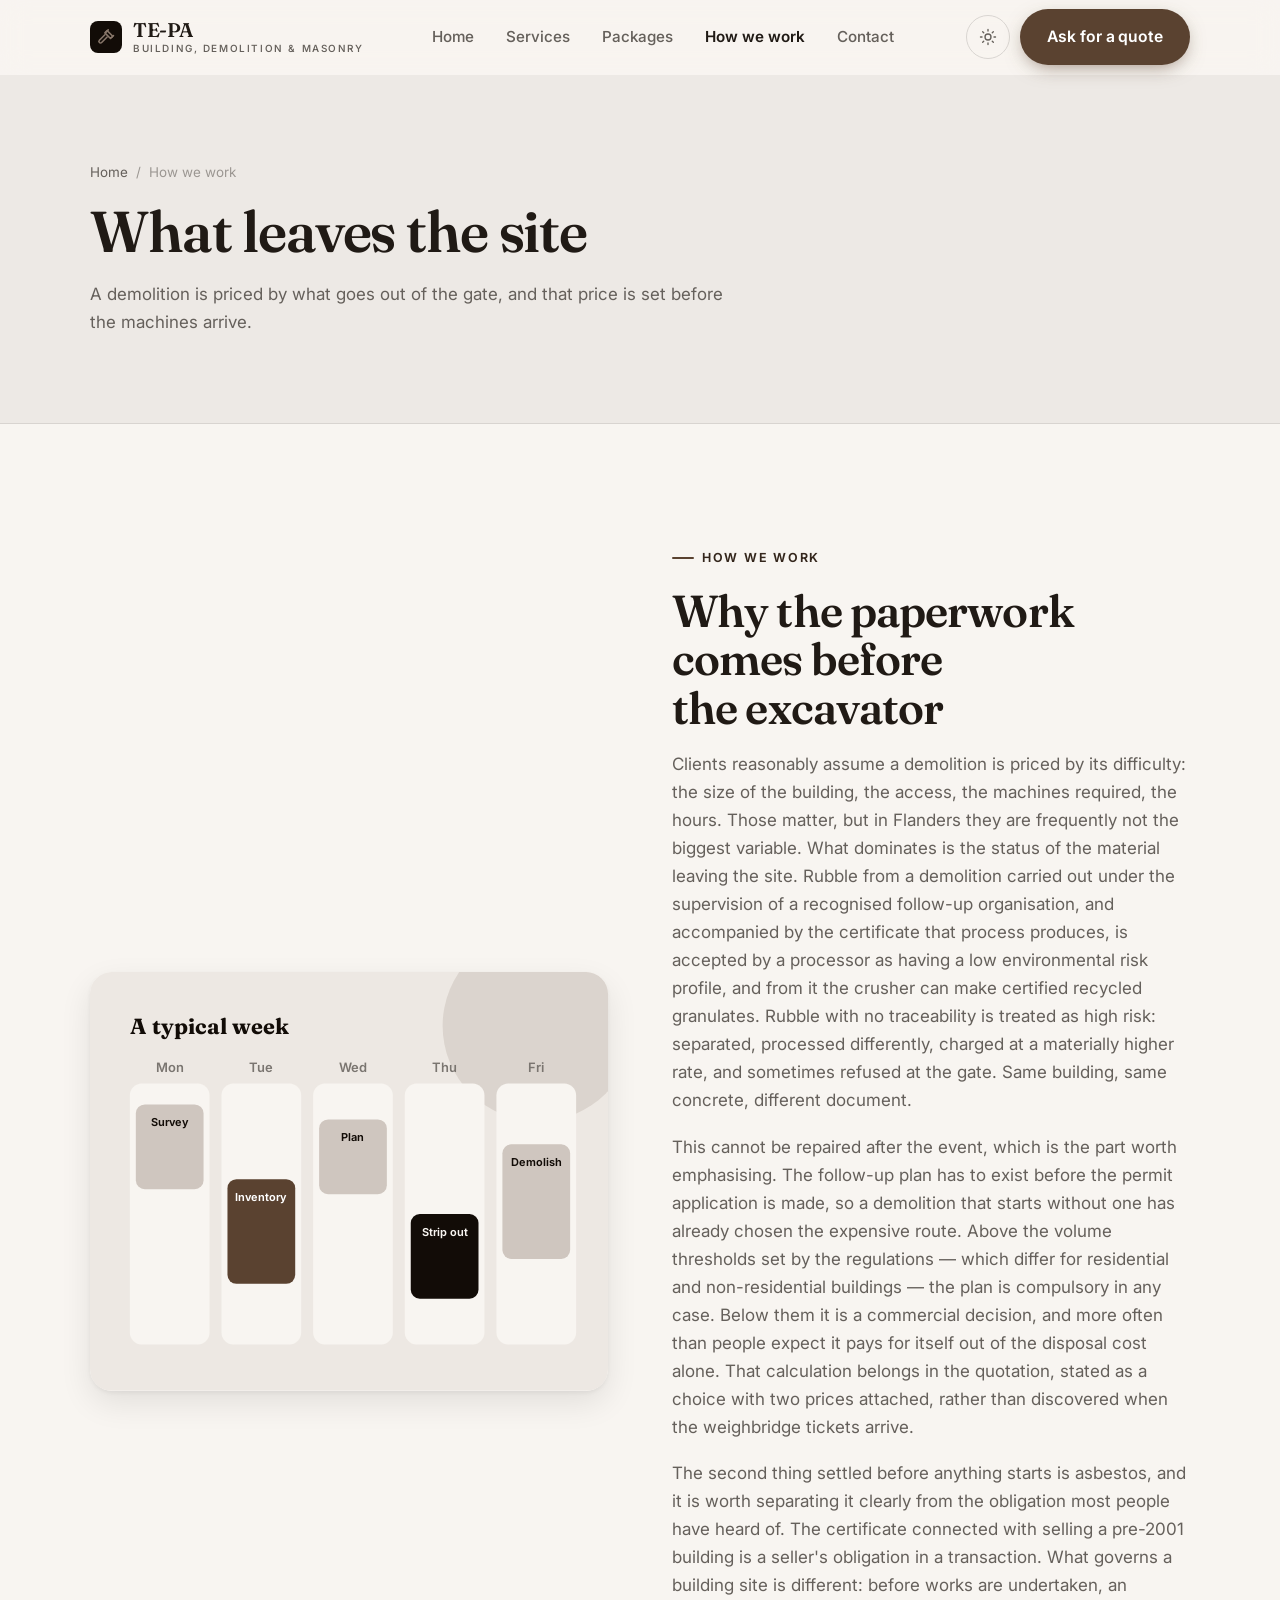
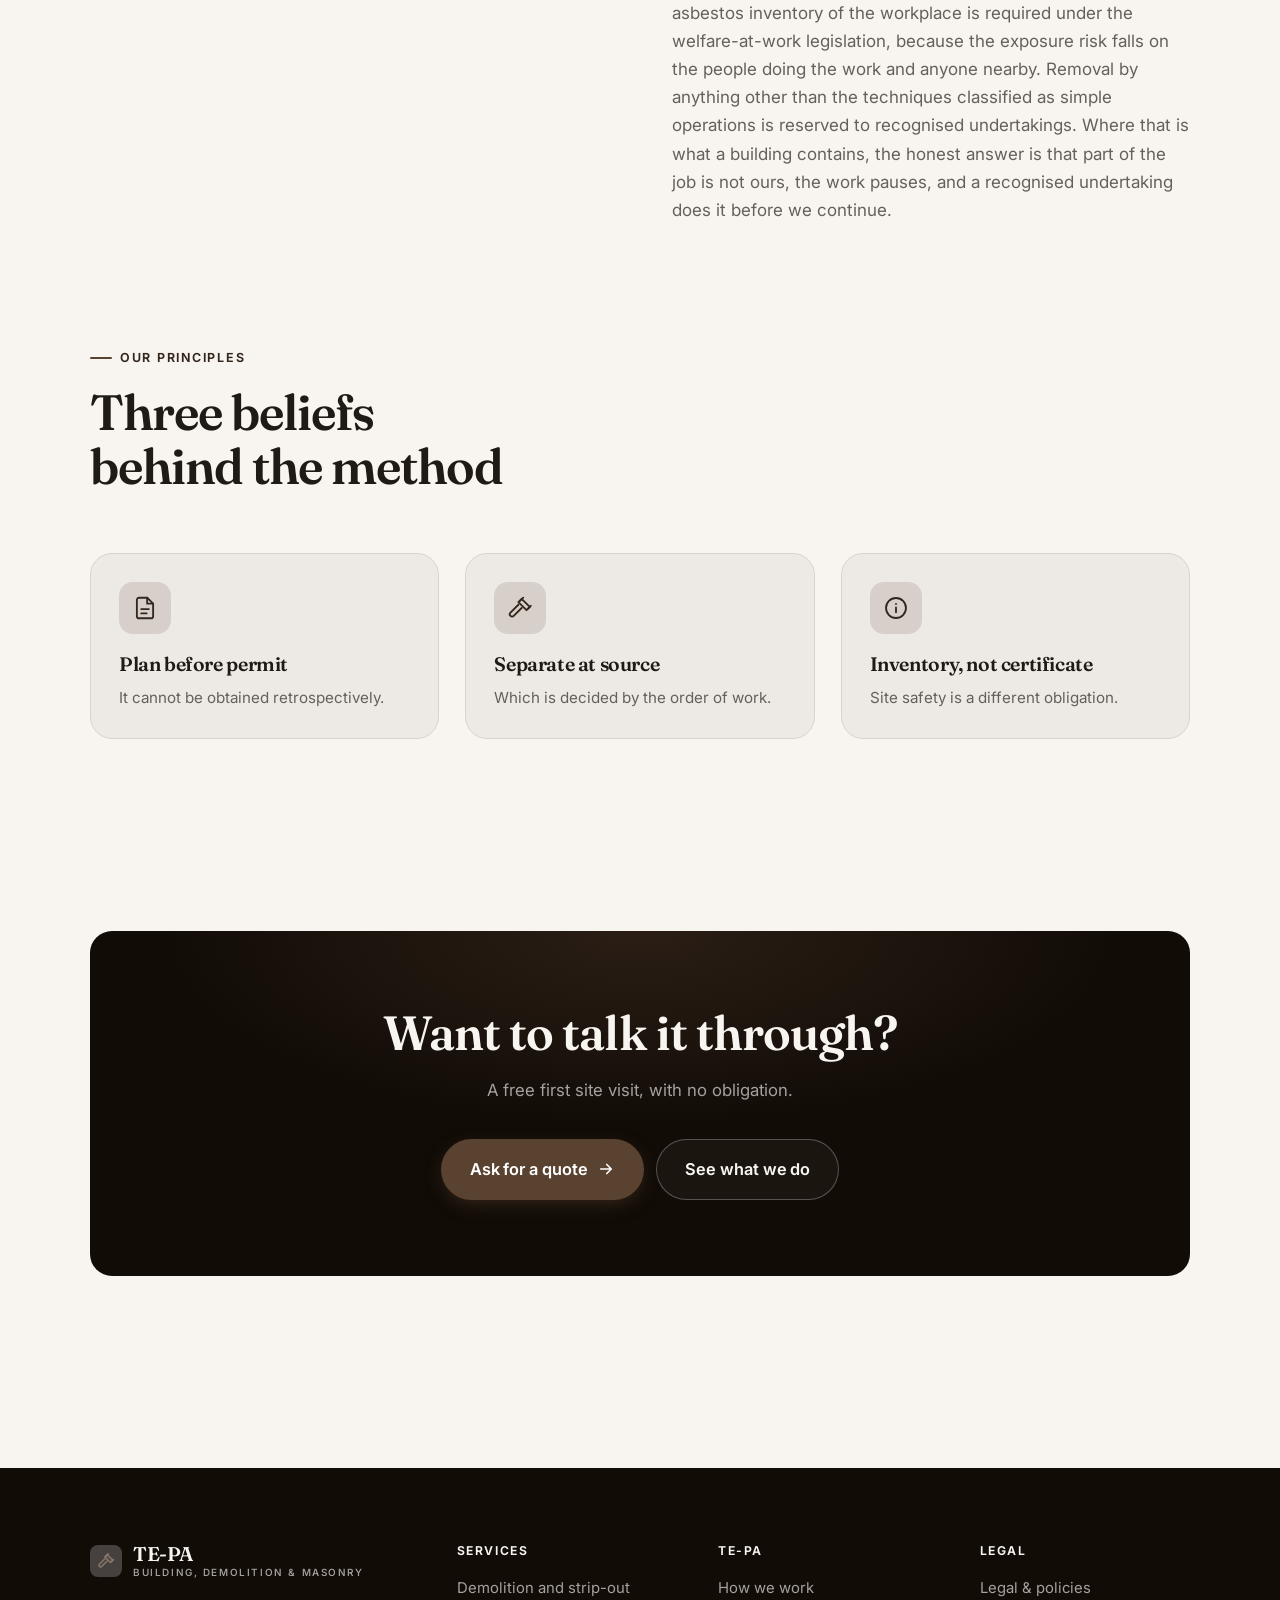
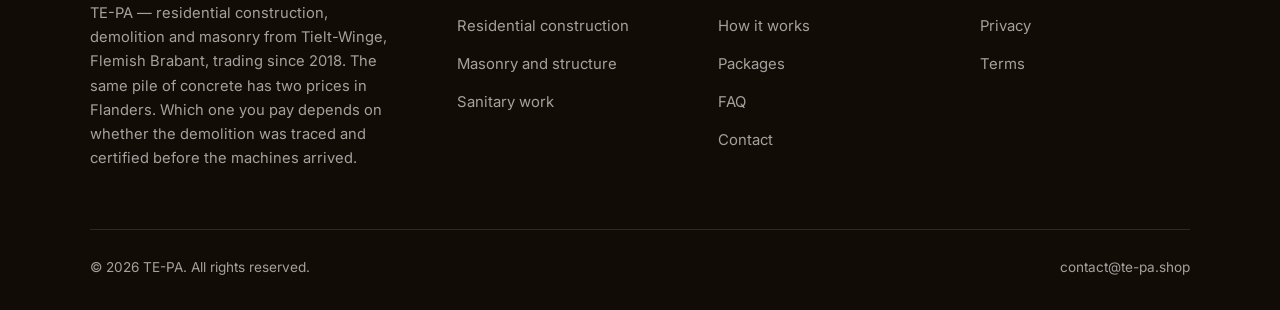
<file: about.html>
<!DOCTYPE html>
<html lang="en" class="no-js">
<head>
<meta charset="utf-8">
<meta name="viewport" content="width=device-width, initial-scale=1">
<title>How we work — TE-PA</title>
<meta name="description" content="About TE-PA, construction, demolition and masonry in Tielt-Winge, Flemish Brabant, enterprise number 0689.779.569.">
<link rel="canonical" href="https://te-pa.shop/about.html">

<meta property="og:type" content="website">
<meta property="og:url" content="https://te-pa.shop/about.html">
<meta property="og:site_name" content="TE-PA">
<meta property="og:locale" content="en_US">
<meta property="og:title" content="How we work — TE-PA">
<meta property="og:description" content="About TE-PA, construction, demolition and masonry in Tielt-Winge, Flemish Brabant, enterprise number 0689.779.569.">
<meta name="theme-color" content="#120c07">

<link rel="icon" href="assets/img/favicon.svg" type="image/svg+xml">
<link rel="preconnect" href="https://fonts.googleapis.com">
<link rel="preconnect" href="https://fonts.gstatic.com" crossorigin>
<link rel="stylesheet" href="https://fonts.googleapis.com/css2?family=Fraunces:opsz,wght@9..144,400;9..144,600;9..144,700&family=Inter:wght@400..700&display=swap">
<link rel="stylesheet" href="assets/css/style.css">

<!-- Thème appliqué avant le premier rendu (évite le flash) -->
<script>
document.documentElement.classList.remove('no-js');
(function(){try{var t=localStorage.getItem('site-theme');if(t){document.documentElement.setAttribute('data-theme',t);}}catch(e){}})();
</script>
</head>

<body>
<a class="skip-link" href="#main">Skip to main content</a>

<header class="site-header">
  <nav class="wrap nav" aria-label="Main navigation">
    <a class="brand" href="index.html">
      <svg class="brand__mark" viewBox="0 0 64 64" aria-hidden="true">
        <rect class="bm-bg" width="64" height="64" rx="16"/>
        <g class="bm-ic" transform="translate(14 14) scale(1.5)" fill="none" stroke-width="2.1" stroke-linecap="round" stroke-linejoin="round"><path d="M13.5 3.5 21 11l-3 3-7.5-7.5z"/><path d="M10.5 9 3.2 16.3a2.1 2.1 0 0 0 3 3L13.5 12"/><path d="M15 2.5 12 5.5M19.5 12.5 22 10"/></g>
      </svg>
      <span>TE-PA<span class="brand__sub">BUILDING, DEMOLITION &amp; MASONRY</span></span>
    </a>

    <ul class="nav__links" id="nav-links">
      <li><a href="index.html">Home</a></li>
      <li><a href="programs.html">Services</a></li>
      <li><a href="index.html#pricing">Packages</a></li>
      <li><a href="about.html" aria-current="page">How we work</a></li>
      <li><a href="contact.html">Contact</a></li>
      <li><a class="btn btn--primary" href="contact.html">Ask for a quote</a></li>
    </ul>

    <div class="nav__cta">
      <button class="theme-toggle" type="button" aria-label="Switch to dark theme">
        <svg class="icon-sun" viewBox="0 0 24 24" fill="none" stroke="currentColor" stroke-width="1.8" stroke-linecap="round" aria-hidden="true"><circle cx="12" cy="12" r="4"/><path d="M12 2v2m0 16v2M2 12h2m16 0h2M4.9 4.9l1.4 1.4m11.4 11.4 1.4 1.4M19.1 4.9l-1.4 1.4M6.3 17.7l-1.4 1.4"/></svg>
        <svg class="icon-moon" viewBox="0 0 24 24" fill="none" stroke="currentColor" stroke-width="1.8" stroke-linecap="round" stroke-linejoin="round" aria-hidden="true"><path d="M21 12.8A9 9 0 1 1 11.2 3a7 7 0 0 0 9.8 9.8z"/></svg>
      </button>
      <a class="btn btn--primary" href="contact.html">Ask for a quote</a>
      <button class="nav__toggle" type="button" aria-expanded="false" aria-controls="nav-links" aria-label="Open menu">
        <svg class="icon-open" viewBox="0 0 24 24" fill="none" stroke="currentColor" stroke-width="2" stroke-linecap="round" aria-hidden="true"><path d="M3 6h18M3 12h18M3 18h18"/></svg>
        <svg class="icon-close" viewBox="0 0 24 24" fill="none" stroke="currentColor" stroke-width="2" stroke-linecap="round" aria-hidden="true"><path d="M6 6l12 12M18 6L6 18"/></svg>
      </button>
    </div>
  </nav>
</header>

<main id="main">

<section class="page-head">
  <div class="wrap">
    <nav class="breadcrumb" aria-label="Breadcrumb">
      <a href="index.html">Home</a><span>/</span><span aria-current="page">How we work</span>
    </nav>
    <h1>What leaves the site</h1>
    <p>A demolition is priced by what goes out of the gate, and that price is set before the machines arrive.</p>
  </div>
</section>

<section class="section wrap">
  <div class="split reveal">
    <div class="split__art">
      <svg viewBox="0 0 520 420" role="img" aria-label="Example of a typical week: Survey, Inventory, Plan, Strip out, Demolish, Attest.">
        <rect width="520" height="420" rx="20" fill="#ede8e3"/>
        <circle cx="450" cy="54" r="96" fill="#5a4230" opacity=".12"/>
        <g style="font-family: var(--font-body)">
        <text x="40" y="62" font-size="22" font-weight="700" fill="#120c07" style="font-family: var(--font-display)">A typical week</text>
        <text x="80" y="100" text-anchor="middle" font-size="13" font-weight="600" fill="#7a7570">Mon</text>
        <rect x="40" y="112" width="80" height="262" rx="12" fill="#f8f5f1"/>
        <rect x="46" y="133" width="68" height="85" rx="9" fill="#cfc6bf"/>
        <text x="80" y="155" text-anchor="middle" font-size="11" font-weight="650" fill="#120c07">Survey</text>
        <text x="172" y="100" text-anchor="middle" font-size="13" font-weight="600" fill="#7a7570">Tue</text>
        <rect x="132" y="112" width="80" height="262" rx="12" fill="#f8f5f1"/>
        <rect x="138" y="208" width="68" height="105" rx="9" fill="#5a4230"/>
        <text x="172" y="230" text-anchor="middle" font-size="11" font-weight="650" fill="#ffffff">Inventory</text>
        <text x="264" y="100" text-anchor="middle" font-size="13" font-weight="600" fill="#7a7570">Wed</text>
        <rect x="224" y="112" width="80" height="262" rx="12" fill="#f8f5f1"/>
        <rect x="230" y="148" width="68" height="75" rx="9" fill="#cfc6bf"/>
        <text x="264" y="170" text-anchor="middle" font-size="11" font-weight="650" fill="#120c07">Plan</text>
        <text x="356" y="100" text-anchor="middle" font-size="13" font-weight="600" fill="#7a7570">Thu</text>
        <rect x="316" y="112" width="80" height="262" rx="12" fill="#f8f5f1"/>
        <rect x="322" y="243" width="68" height="85" rx="9" fill="#120c07"/>
        <text x="356" y="265" text-anchor="middle" font-size="11" font-weight="650" fill="#f8f5f1">Strip out</text>
        <text x="448" y="100" text-anchor="middle" font-size="13" font-weight="600" fill="#7a7570">Fri</text>
        <rect x="408" y="112" width="80" height="262" rx="12" fill="#f8f5f1"/>
        <rect x="414" y="173" width="68" height="115" rx="9" fill="#cfc6bf"/>
        <text x="448" y="195" text-anchor="middle" font-size="11" font-weight="650" fill="#120c07">Demolish</text>
        </g>
      </svg>
    </div>
    <div>
      <span class="eyebrow">How we work</span>
      <h2>Why the paperwork comes before the excavator</h2>
      <p>Clients reasonably assume a demolition is priced by its difficulty: the size of the building, the access, the machines required, the hours. Those matter, but in Flanders they are frequently not the biggest variable. What dominates is the status of the material leaving the site. Rubble from a demolition carried out under the supervision of a recognised follow-up organisation, and accompanied by the certificate that process produces, is accepted by a processor as having a low environmental risk profile, and from it the crusher can make certified recycled granulates. Rubble with no traceability is treated as high risk: separated, processed differently, charged at a materially higher rate, and sometimes refused at the gate. Same building, same concrete, different document.</p>
      <p>This cannot be repaired after the event, which is the part worth emphasising. The follow-up plan has to exist before the permit application is made, so a demolition that starts without one has already chosen the expensive route. Above the volume thresholds set by the regulations — which differ for residential and non-residential buildings — the plan is compulsory in any case. Below them it is a commercial decision, and more often than people expect it pays for itself out of the disposal cost alone. That calculation belongs in the quotation, stated as a choice with two prices attached, rather than discovered when the weighbridge tickets arrive.</p>
      <p>The second thing settled before anything starts is asbestos, and it is worth separating it clearly from the obligation most people have heard of. The certificate connected with selling a pre-2001 building is a seller's obligation in a transaction. What governs a building site is different: before works are undertaken, an asbestos inventory of the workplace is required under the welfare-at-work legislation, because the exposure risk falls on the people doing the work and anyone nearby. Removal by anything other than the techniques classified as simple operations is reserved to recognised undertakings. Where that is what a building contains, the honest answer is that part of the job is not ours, the work pauses, and a recognised undertaking does it before we continue.</p>
      <!--
        TO DO: add a short introduction of the coach (name, real background),
        with a photo if possible. Do not invent credentials — see README.md.
      -->
    </div>
  </div>
</section>

<section class="section section--flush wrap">
  <div class="section-head reveal">
    <span class="eyebrow">Our principles</span>
    <h2>Three beliefs behind the method</h2>
  </div>
  <div class="grid grid--3 reveal-group">
    <article class="card">
      <div class="card__icon"><svg viewBox="0 0 24 24" fill="none" stroke="currentColor" stroke-width="1.7" stroke-linecap="round" stroke-linejoin="round" aria-hidden="true"><path d="M14 2.5H6.5A2 2 0 0 0 4.5 4.5v15a2 2 0 0 0 2 2h11a2 2 0 0 0 2-2V8z"/><path d="M14 2.5V8h5.5M8.5 13h7M8.5 17h5"/></svg></div>
      <h3>Plan before permit</h3>
      <p>It cannot be obtained retrospectively.</p>
    </article>
    <article class="card">
      <div class="card__icon"><svg viewBox="0 0 24 24" fill="none" stroke="currentColor" stroke-width="1.7" stroke-linecap="round" stroke-linejoin="round" aria-hidden="true"><path d="M13.5 3.5 21 11l-3 3-7.5-7.5z"/><path d="M10.5 9 3.2 16.3a2.1 2.1 0 0 0 3 3L13.5 12"/><path d="M15 2.5 12 5.5M19.5 12.5 22 10"/></svg></div>
      <h3>Separate at source</h3>
      <p>Which is decided by the order of work.</p>
    </article>
    <article class="card">
      <div class="card__icon"><svg viewBox="0 0 24 24" fill="none" stroke="currentColor" stroke-width="1.7" stroke-linecap="round" stroke-linejoin="round" aria-hidden="true"><circle cx="12" cy="12" r="9.2"/><path d="M12 16v-4.5M12 8.2v.1"/></svg></div>
      <h3>Inventory, not certificate</h3>
      <p>Site safety is a different obligation.</p>
    </article>
  </div>
</section>

<section class="wrap section--tight">
  <div class="cta-band reveal">
    <h2>Want to talk it through?</h2>
    <p>A free first site visit, with no obligation.</p>
    <div class="hero__actions">
      <a class="btn btn--primary btn--lg" href="contact.html">Ask for a quote <svg viewBox="0 0 24 24" fill="none" stroke="currentColor" stroke-width="2.2" stroke-linecap="round" stroke-linejoin="round" aria-hidden="true"><path d="M5 12h14M13 6l6 6-6 6"/></svg></a>
      <a class="btn btn--on-dark btn--lg" href="programs.html">See what we do</a>
    </div>
  </div>
</section>

</main>

<footer class="site-footer">
  <div class="wrap">
    <div class="footer__grid">
      <div class="footer__brand">
        <a class="brand" href="index.html">
          <svg class="brand__mark" viewBox="0 0 64 64" aria-hidden="true">
        <rect class="bm-bg" width="64" height="64" rx="16"/>
        <g class="bm-ic" transform="translate(14 14) scale(1.5)" fill="none" stroke-width="2.1" stroke-linecap="round" stroke-linejoin="round"><path d="M13.5 3.5 21 11l-3 3-7.5-7.5z"/><path d="M10.5 9 3.2 16.3a2.1 2.1 0 0 0 3 3L13.5 12"/><path d="M15 2.5 12 5.5M19.5 12.5 22 10"/></g>
      </svg>
          <span>TE-PA<span class="brand__sub">BUILDING, DEMOLITION &amp; MASONRY</span></span>
        </a>
        <p>TE-PA — residential construction, demolition and masonry from Tielt-Winge, Flemish Brabant, trading since 2018. The same pile of concrete has two prices in Flanders. Which one you pay depends on whether the demolition was traced and certified before the machines arrived.</p>
      </div>

      <div class="footer__col">
        <h4>Services</h4>
        <ul>
          <li><a href="programs.html#demolition">Demolition and strip-out</a></li>
          <li><a href="programs.html#building">Residential construction</a></li>
          <li><a href="programs.html#masonry">Masonry and structure</a></li>
          <li><a href="programs.html#sanitary">Sanitary work</a></li>
        </ul>
      </div>

      <div class="footer__col">
        <h4>TE-PA</h4>
        <ul>
          <li><a href="about.html">How we work</a></li>
          <li><a href="index.html#how-it-works">How it works</a></li>
          <li><a href="index.html#pricing">Packages</a></li>
          <li><a href="index.html#faq">FAQ</a></li>
          <li><a href="contact.html">Contact</a></li>
        </ul>
      </div>

      <div class="footer__col">
        <h4>Legal</h4>
        <ul>
          <li><a href="legal.html">Legal &amp; policies</a></li>
          <li><a href="legal.html#privacy">Privacy</a></li>
          <li><a href="legal.html#terms">Terms</a></li>
        </ul>
      </div>
    </div>

    <div class="footer__bottom">
      <p>© <span data-year>2026</span> TE-PA. All rights reserved.</p>
      <p><a href="mailto:contact@te-pa.shop">contact@te-pa.shop</a></p>
    </div>
  </div>
</footer>

<script src="assets/js/main.js" defer></script>
</body>
</html>
</file>
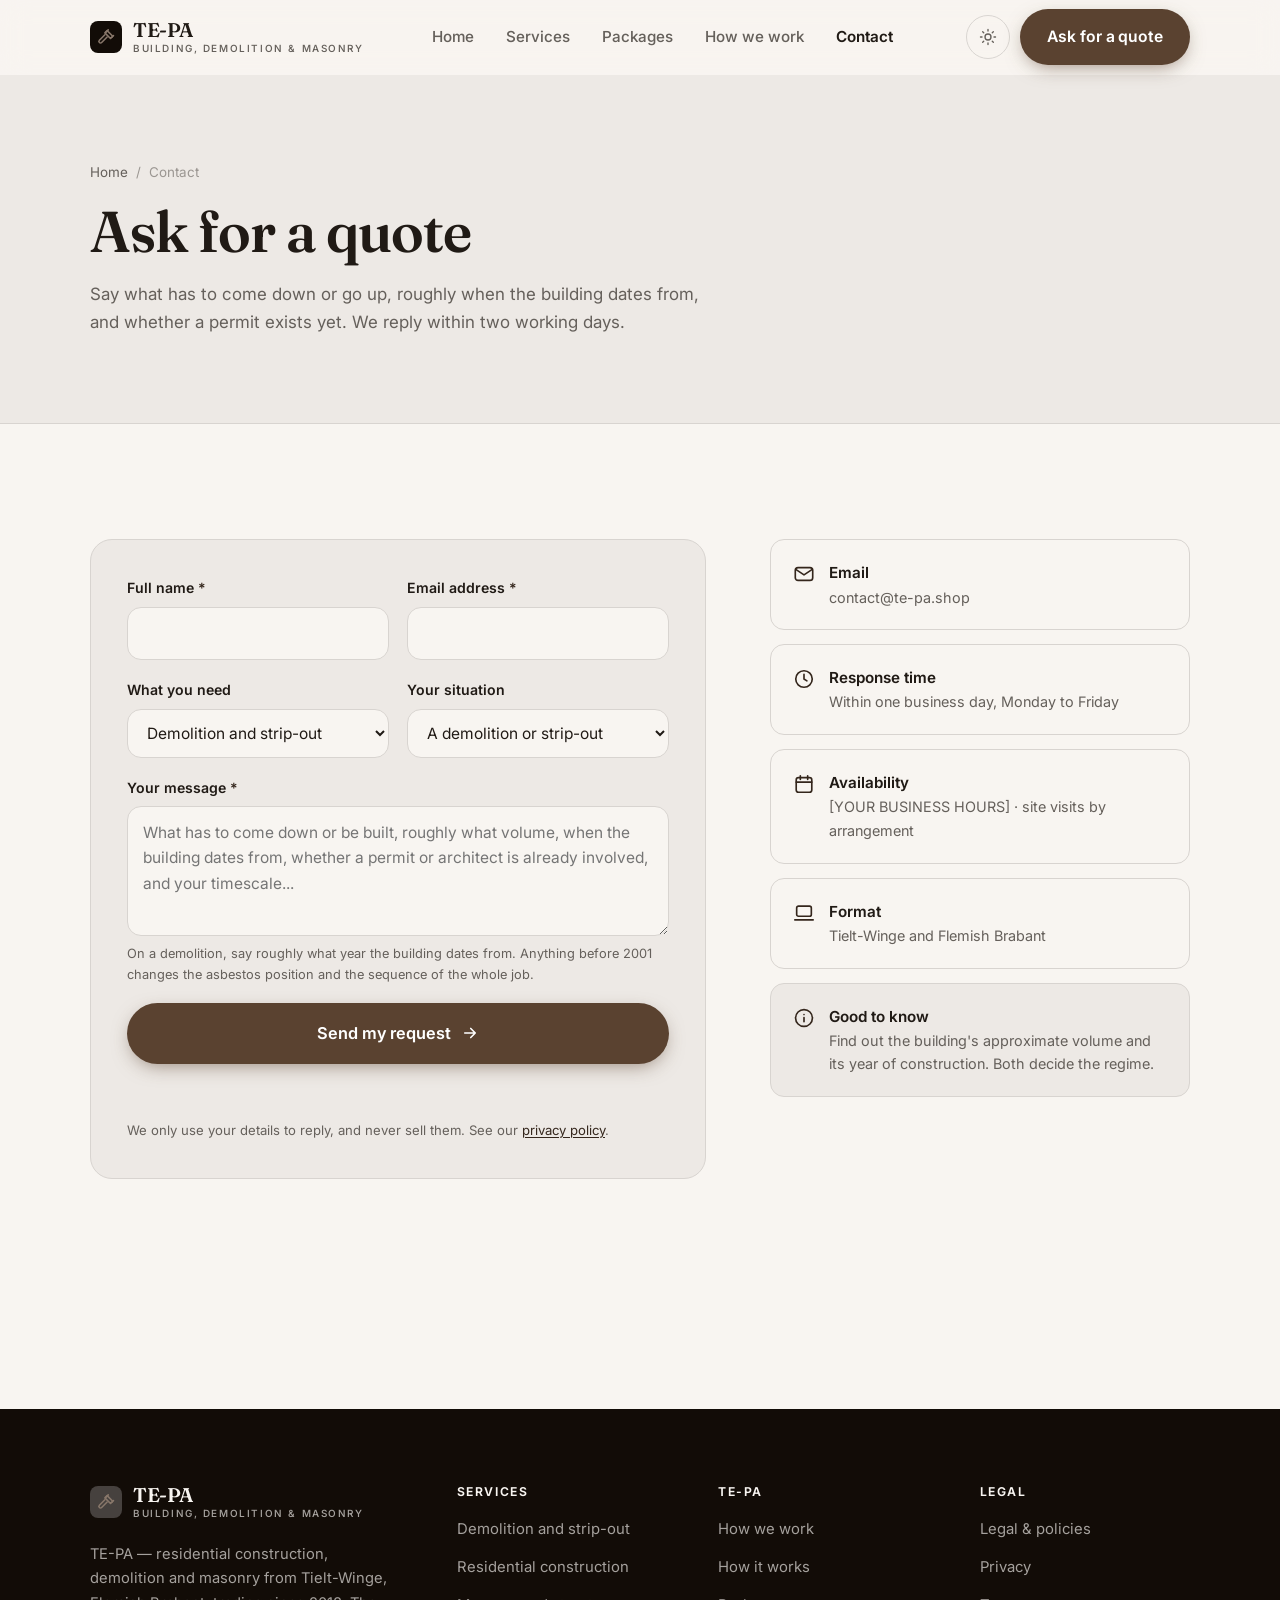
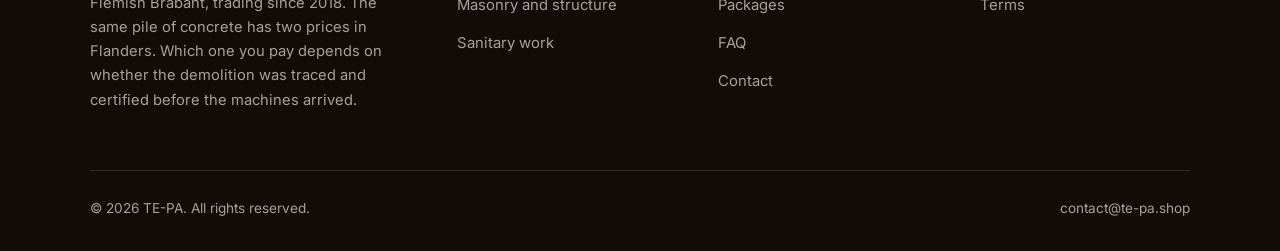
<file: contact.html>
<!DOCTYPE html>
<html lang="en" class="no-js">
<head>
<meta charset="utf-8">
<meta name="viewport" content="width=device-width, initial-scale=1">
<title>Contact — TE-PA</title>
<meta name="description" content="Contact TE-PA in Tielt-Winge about a demolition, a building project, masonry or sanitary work. We reply within two working days.">
<link rel="canonical" href="https://te-pa.shop/contact.html">

<meta property="og:type" content="website">
<meta property="og:url" content="https://te-pa.shop/contact.html">
<meta property="og:site_name" content="TE-PA">
<meta property="og:locale" content="en_US">
<meta property="og:title" content="Contact — TE-PA">
<meta property="og:description" content="Contact TE-PA in Tielt-Winge about a demolition, a building project, masonry or sanitary work. We reply within two working days.">
<meta name="theme-color" content="#120c07">

<link rel="icon" href="assets/img/favicon.svg" type="image/svg+xml">
<link rel="preconnect" href="https://fonts.googleapis.com">
<link rel="preconnect" href="https://fonts.gstatic.com" crossorigin>
<link rel="stylesheet" href="https://fonts.googleapis.com/css2?family=Fraunces:opsz,wght@9..144,400;9..144,600;9..144,700&family=Inter:wght@400..700&display=swap">
<link rel="stylesheet" href="assets/css/style.css">

<!-- Thème appliqué avant le premier rendu (évite le flash) -->
<script>
document.documentElement.classList.remove('no-js');
(function(){try{var t=localStorage.getItem('site-theme');if(t){document.documentElement.setAttribute('data-theme',t);}}catch(e){}})();
</script>
</head>

<body>
<a class="skip-link" href="#main">Skip to main content</a>

<header class="site-header">
  <nav class="wrap nav" aria-label="Main navigation">
    <a class="brand" href="index.html">
      <svg class="brand__mark" viewBox="0 0 64 64" aria-hidden="true">
        <rect class="bm-bg" width="64" height="64" rx="16"/>
        <g class="bm-ic" transform="translate(14 14) scale(1.5)" fill="none" stroke-width="2.1" stroke-linecap="round" stroke-linejoin="round"><path d="M13.5 3.5 21 11l-3 3-7.5-7.5z"/><path d="M10.5 9 3.2 16.3a2.1 2.1 0 0 0 3 3L13.5 12"/><path d="M15 2.5 12 5.5M19.5 12.5 22 10"/></g>
      </svg>
      <span>TE-PA<span class="brand__sub">BUILDING, DEMOLITION &amp; MASONRY</span></span>
    </a>

    <ul class="nav__links" id="nav-links">
      <li><a href="index.html">Home</a></li>
      <li><a href="programs.html">Services</a></li>
      <li><a href="index.html#pricing">Packages</a></li>
      <li><a href="about.html">How we work</a></li>
      <li><a href="contact.html" aria-current="page">Contact</a></li>
      <li><a class="btn btn--primary" href="contact.html">Ask for a quote</a></li>
    </ul>

    <div class="nav__cta">
      <button class="theme-toggle" type="button" aria-label="Switch to dark theme">
        <svg class="icon-sun" viewBox="0 0 24 24" fill="none" stroke="currentColor" stroke-width="1.8" stroke-linecap="round" aria-hidden="true"><circle cx="12" cy="12" r="4"/><path d="M12 2v2m0 16v2M2 12h2m16 0h2M4.9 4.9l1.4 1.4m11.4 11.4 1.4 1.4M19.1 4.9l-1.4 1.4M6.3 17.7l-1.4 1.4"/></svg>
        <svg class="icon-moon" viewBox="0 0 24 24" fill="none" stroke="currentColor" stroke-width="1.8" stroke-linecap="round" stroke-linejoin="round" aria-hidden="true"><path d="M21 12.8A9 9 0 1 1 11.2 3a7 7 0 0 0 9.8 9.8z"/></svg>
      </button>
      <a class="btn btn--primary" href="contact.html">Ask for a quote</a>
      <button class="nav__toggle" type="button" aria-expanded="false" aria-controls="nav-links" aria-label="Open menu">
        <svg class="icon-open" viewBox="0 0 24 24" fill="none" stroke="currentColor" stroke-width="2" stroke-linecap="round" aria-hidden="true"><path d="M3 6h18M3 12h18M3 18h18"/></svg>
        <svg class="icon-close" viewBox="0 0 24 24" fill="none" stroke="currentColor" stroke-width="2" stroke-linecap="round" aria-hidden="true"><path d="M6 6l12 12M18 6L6 18"/></svg>
      </button>
    </div>
  </nav>
</header>

<main id="main">

<section class="page-head">
  <div class="wrap">
    <nav class="breadcrumb" aria-label="Breadcrumb">
      <a href="index.html">Home</a><span>/</span><span aria-current="page">Contact</span>
    </nav>
    <h1>Ask for a quote</h1>
    <p>Say what has to come down or go up, roughly when the building dates from, and whether a permit exists yet. We reply within two working days.</p>
  </div>
</section>

<section class="section wrap">
  <div class="form-layout">

    <!--
      FORM: the action attribute holds a placeholder id. Create a free form at
      https://formspree.io and replace VOTRE_ID_FORMSPREE. Until then, the button
      opens the visitor's email app with a pre-filled message to contact@te-pa.shop.
    -->
    <form class="form" id="contact-form" action="https://formspree.io/f/VOTRE_ID_FORMSPREE" method="POST"
          data-email="contact@te-pa.shop" data-subject="Project enquiry"
          data-msg-mail="Your email app will open with the message ready to send." data-msg-sending="Sending…"
          data-msg-ok="Thanks! Your message is on its way. We reply within one business day." data-msg-err="Sending failed. Please email us directly at">
      <div class="form__row">
        <div class="field">
          <label for="nom">Full name <span class="req" aria-hidden="true">*</span></label>
          <input type="text" id="nom" name="nom" autocomplete="name" required>
        </div>
        <div class="field">
          <label for="email">Email address <span class="req" aria-hidden="true">*</span></label>
          <input type="email" id="email" name="email" autocomplete="email" required>
        </div>
      </div>

      <div class="form__row">
        <div class="field">
          <label for="programme">What you need</label>
          <select id="programme" name="programme">
            <option>Demolition and strip-out</option>
            <option>Residential construction</option>
            <option>Masonry and structure</option>
            <option>Sanitary work</option>
            <option>Not sure yet</option>
          </select>
        </div>
        <div class="field">
          <label for="niveau">Your situation</label>
          <select id="niveau" name="niveau">
            <option>A demolition or strip-out</option>
            <option>A build or renovation</option>
            <option>Masonry or structural work</option>
            <option>Sanitary work</option>
          </select>
        </div>
      </div>

      <div class="field">
        <label for="message">Your message <span class="req" aria-hidden="true">*</span></label>
        <textarea id="message" name="message" required placeholder="What has to come down or be built, roughly what volume, when the building dates from, whether a permit or architect is already involved, and your timescale..."></textarea>
        <span class="field__hint">On a demolition, say roughly what year the building dates from. Anything before 2001 changes the asbestos position and the sequence of the whole job.</span>
      </div>

      <!-- Bot trap: hidden from humans -->
      <div class="visually-hidden" aria-hidden="true">
        <label for="site-web">Leave this field empty</label>
        <input type="text" id="site-web" name="_gotcha" tabindex="-1" autocomplete="off">
      </div>

      <button class="btn btn--primary btn--lg" type="submit">Send my request <svg viewBox="0 0 24 24" fill="none" stroke="currentColor" stroke-width="2.2" stroke-linecap="round" stroke-linejoin="round" aria-hidden="true"><path d="M5 12h14M13 6l6 6-6 6"/></svg></button>

      <p id="form-status" class="form__status" role="status" aria-live="polite"></p>

      <p class="form__note">
        We only use your details to reply, and never sell them. See our <a href="legal.html#privacy">privacy policy</a>.
      </p>
    </form>

    <aside class="contact-aside">
      <div class="contact-card">
        <svg viewBox="0 0 24 24" fill="none" stroke="currentColor" stroke-width="1.8" stroke-linecap="round" stroke-linejoin="round" aria-hidden="true"><rect x="2.5" y="5" width="19" height="14" rx="3"/><path d="M3 7l9 6 9-6"/></svg>
        <div><b>Email</b><a href="mailto:contact@te-pa.shop">contact@te-pa.shop</a></div>
      </div>
      <div class="contact-card">
        <svg viewBox="0 0 24 24" fill="none" stroke="currentColor" stroke-width="1.8" stroke-linecap="round" stroke-linejoin="round" aria-hidden="true"><circle cx="12" cy="12" r="9"/><path d="M12 7v5l3.2 2"/></svg>
        <div><b>Response time</b><span>Within one business day, Monday to Friday</span></div>
      </div>
      <div class="contact-card">
        <svg viewBox="0 0 24 24" fill="none" stroke="currentColor" stroke-width="1.8" stroke-linecap="round" stroke-linejoin="round" aria-hidden="true"><rect x="3.5" y="5" width="17" height="16" rx="2.5"/><path d="M8 3v4M16 3v4M3.5 10h17"/></svg>
        <div><b>Availability</b><span>[YOUR BUSINESS HOURS] · site visits by arrangement</span></div>
      </div>
      <div class="contact-card">
        <svg viewBox="0 0 24 24" fill="none" stroke="currentColor" stroke-width="1.8" stroke-linecap="round" stroke-linejoin="round" aria-hidden="true"><rect x="4" y="4.5" width="16" height="11" rx="2"/><path d="M2 19.5h20"/></svg>
        <div><b>Format</b><span>Tielt-Winge and Flemish Brabant</span></div>
      </div>
      <div class="contact-card contact-card--soft">
        <svg viewBox="0 0 24 24" fill="none" stroke="currentColor" stroke-width="1.8" stroke-linecap="round" stroke-linejoin="round" aria-hidden="true"><circle cx="12" cy="12" r="9.2"/><path d="M12 16v-4.5M12 8.2v.1"/></svg>
        <div><b>Good to know</b><span>Find out the building's approximate volume and its year of construction. Both decide the regime.</span></div>
      </div>
    </aside>

  </div>
</section>

</main>

<footer class="site-footer">
  <div class="wrap">
    <div class="footer__grid">
      <div class="footer__brand">
        <a class="brand" href="index.html">
          <svg class="brand__mark" viewBox="0 0 64 64" aria-hidden="true">
        <rect class="bm-bg" width="64" height="64" rx="16"/>
        <g class="bm-ic" transform="translate(14 14) scale(1.5)" fill="none" stroke-width="2.1" stroke-linecap="round" stroke-linejoin="round"><path d="M13.5 3.5 21 11l-3 3-7.5-7.5z"/><path d="M10.5 9 3.2 16.3a2.1 2.1 0 0 0 3 3L13.5 12"/><path d="M15 2.5 12 5.5M19.5 12.5 22 10"/></g>
      </svg>
          <span>TE-PA<span class="brand__sub">BUILDING, DEMOLITION &amp; MASONRY</span></span>
        </a>
        <p>TE-PA — residential construction, demolition and masonry from Tielt-Winge, Flemish Brabant, trading since 2018. The same pile of concrete has two prices in Flanders. Which one you pay depends on whether the demolition was traced and certified before the machines arrived.</p>
      </div>

      <div class="footer__col">
        <h4>Services</h4>
        <ul>
          <li><a href="programs.html#demolition">Demolition and strip-out</a></li>
          <li><a href="programs.html#building">Residential construction</a></li>
          <li><a href="programs.html#masonry">Masonry and structure</a></li>
          <li><a href="programs.html#sanitary">Sanitary work</a></li>
        </ul>
      </div>

      <div class="footer__col">
        <h4>TE-PA</h4>
        <ul>
          <li><a href="about.html">How we work</a></li>
          <li><a href="index.html#how-it-works">How it works</a></li>
          <li><a href="index.html#pricing">Packages</a></li>
          <li><a href="index.html#faq">FAQ</a></li>
          <li><a href="contact.html">Contact</a></li>
        </ul>
      </div>

      <div class="footer__col">
        <h4>Legal</h4>
        <ul>
          <li><a href="legal.html">Legal &amp; policies</a></li>
          <li><a href="legal.html#privacy">Privacy</a></li>
          <li><a href="legal.html#terms">Terms</a></li>
        </ul>
      </div>
    </div>

    <div class="footer__bottom">
      <p>© <span data-year>2026</span> TE-PA. All rights reserved.</p>
      <p><a href="mailto:contact@te-pa.shop">contact@te-pa.shop</a></p>
    </div>
  </div>
</footer>

<script src="assets/js/main.js" defer></script>
</body>
</html>
</file>
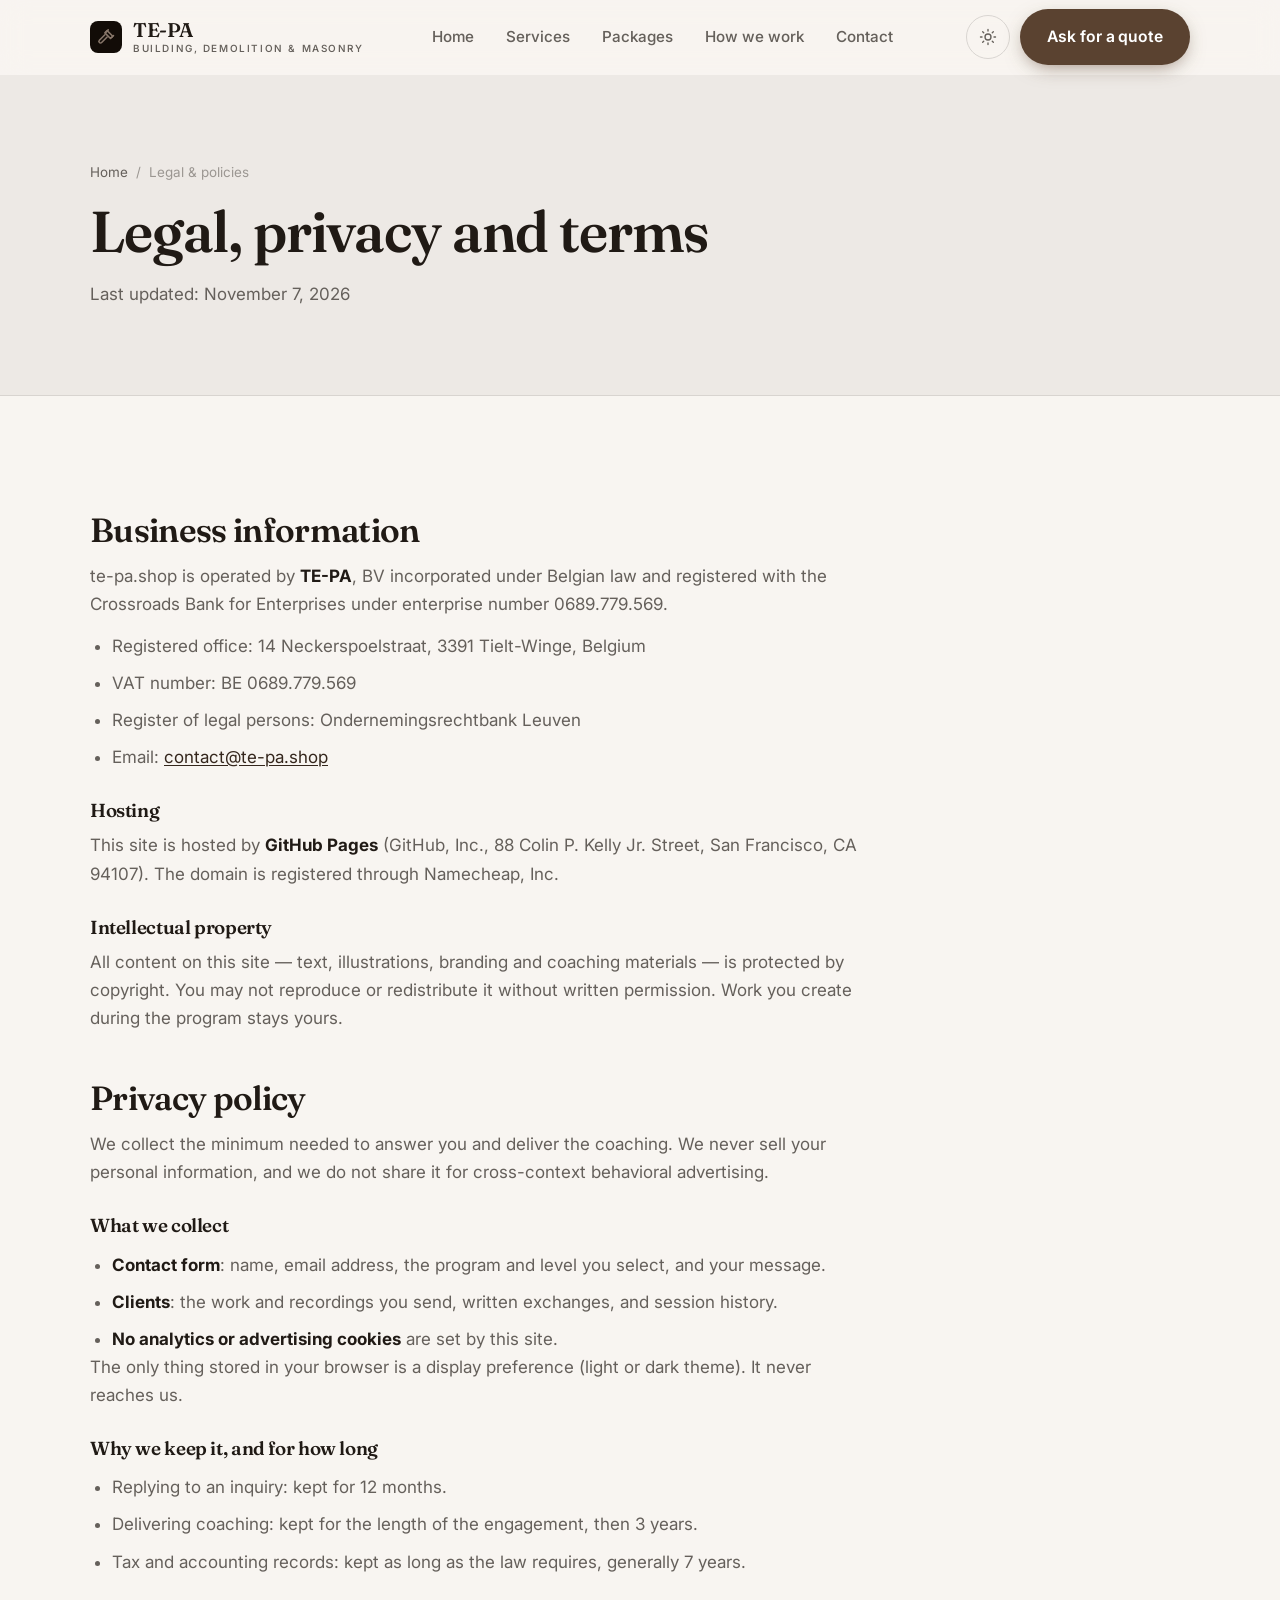
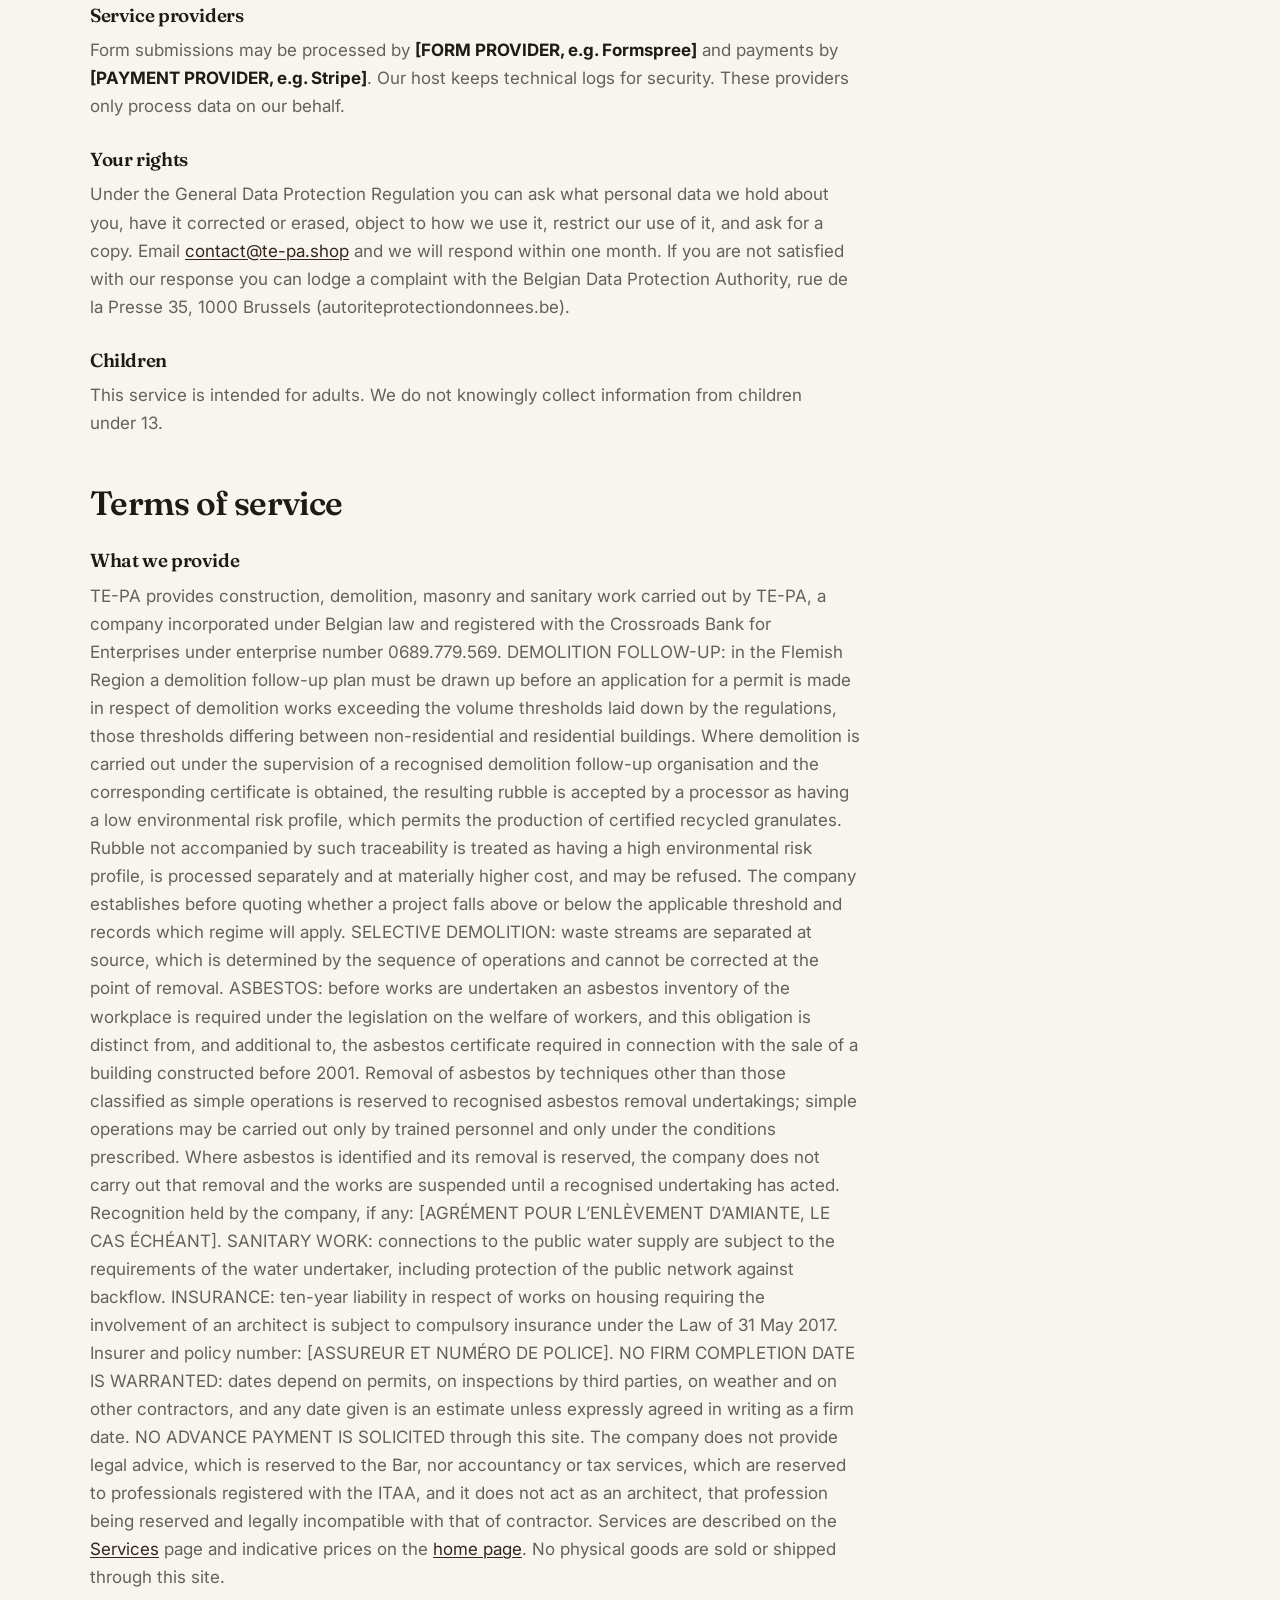
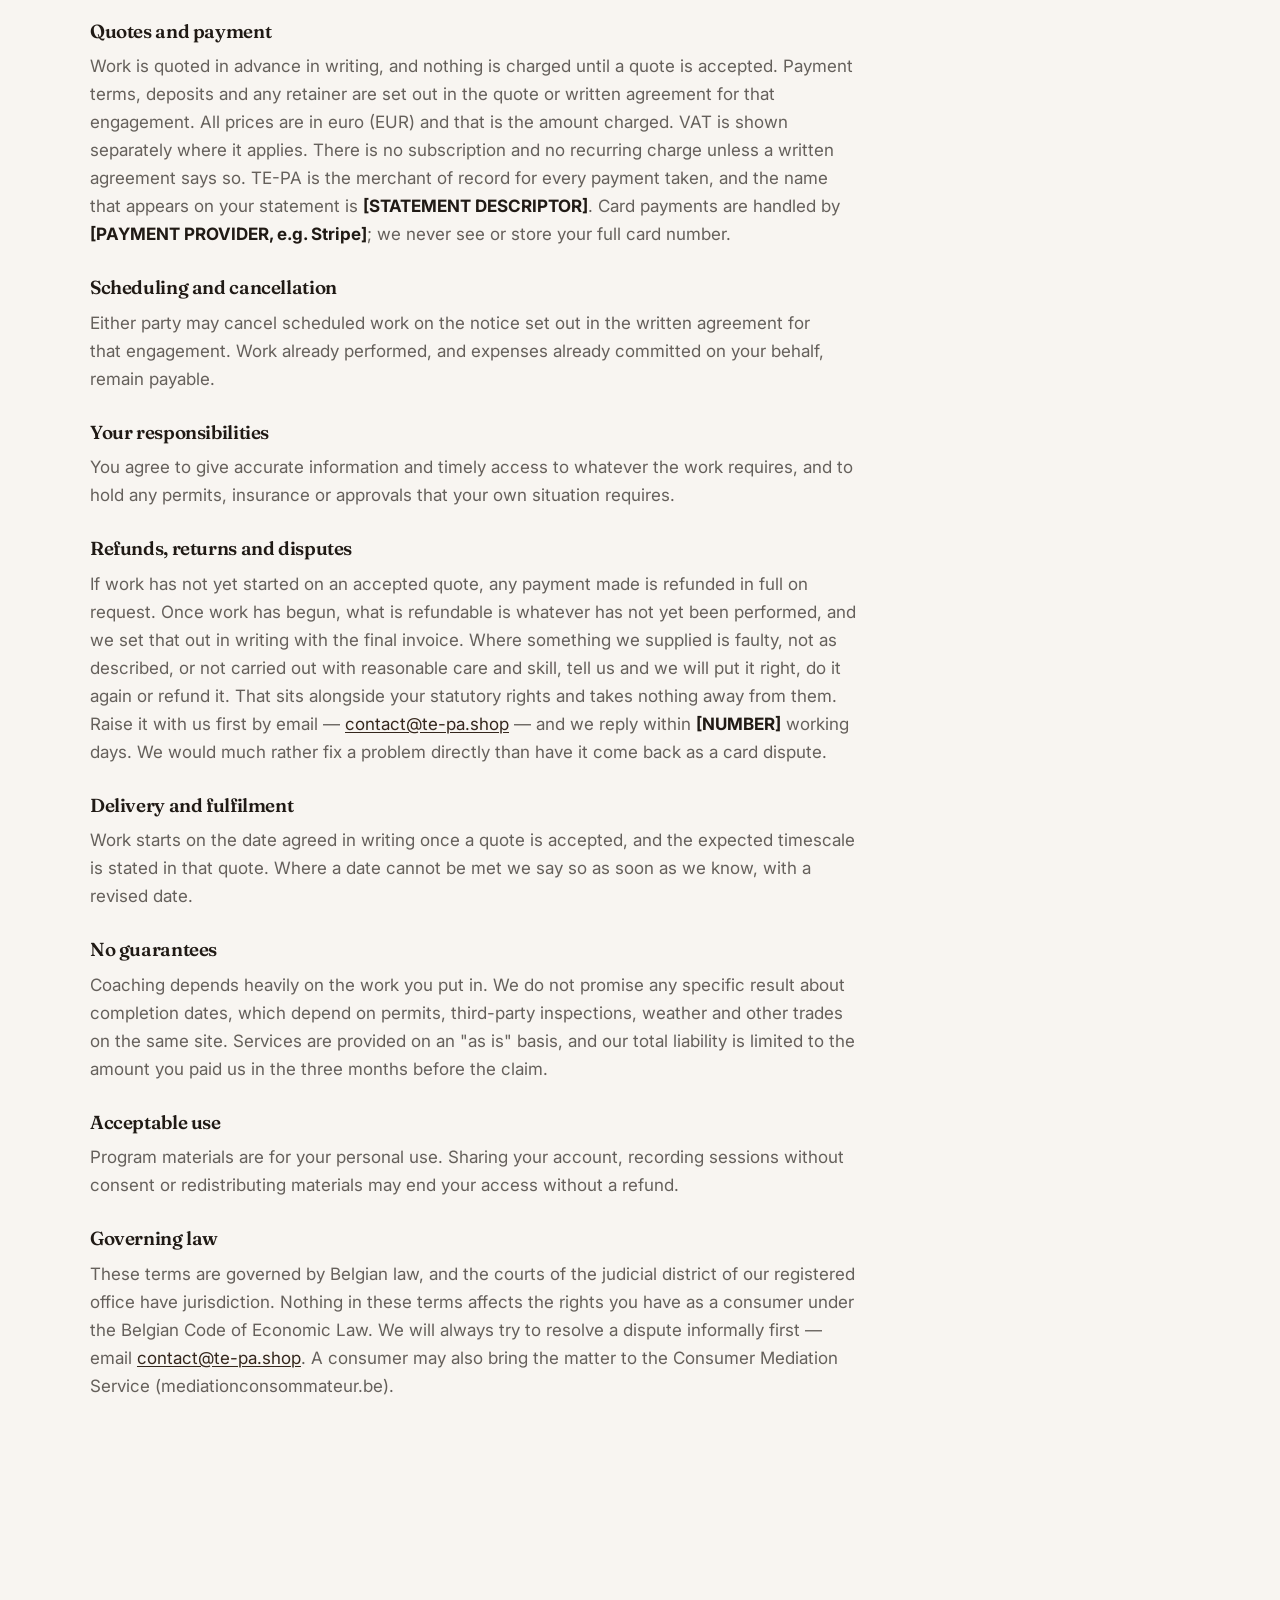
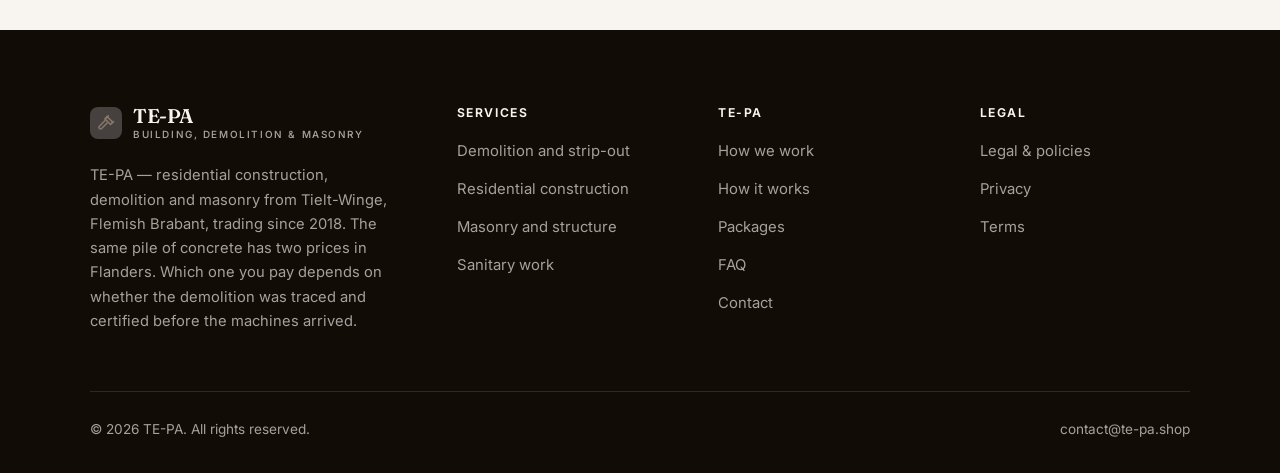
<file: legal.html>
<!DOCTYPE html>
<html lang="en" class="no-js">
<head>
<meta charset="utf-8">
<meta name="viewport" content="width=device-width, initial-scale=1">
<title>Legal, privacy and terms — TE-PA</title>
<meta name="description" content="Business information, privacy policy and terms of service for TE-PA.">
<meta name="robots" content="noindex">

<meta property="og:type" content="website">
<meta property="og:url" content="https://te-pa.shop/legal.html">
<meta property="og:site_name" content="TE-PA">
<meta property="og:locale" content="en_US">
<meta property="og:title" content="Legal, privacy and terms — TE-PA">
<meta property="og:description" content="Business information, privacy policy and terms of service for TE-PA.">
<meta name="theme-color" content="#120c07">

<link rel="icon" href="assets/img/favicon.svg" type="image/svg+xml">
<link rel="preconnect" href="https://fonts.googleapis.com">
<link rel="preconnect" href="https://fonts.gstatic.com" crossorigin>
<link rel="stylesheet" href="https://fonts.googleapis.com/css2?family=Fraunces:opsz,wght@9..144,400;9..144,600;9..144,700&family=Inter:wght@400..700&display=swap">
<link rel="stylesheet" href="assets/css/style.css">

<!-- Thème appliqué avant le premier rendu (évite le flash) -->
<script>
document.documentElement.classList.remove('no-js');
(function(){try{var t=localStorage.getItem('site-theme');if(t){document.documentElement.setAttribute('data-theme',t);}}catch(e){}})();
</script>
</head>

<body>
<a class="skip-link" href="#main">Skip to main content</a>

<header class="site-header">
  <nav class="wrap nav" aria-label="Main navigation">
    <a class="brand" href="index.html">
      <svg class="brand__mark" viewBox="0 0 64 64" aria-hidden="true">
        <rect class="bm-bg" width="64" height="64" rx="16"/>
        <g class="bm-ic" transform="translate(14 14) scale(1.5)" fill="none" stroke-width="2.1" stroke-linecap="round" stroke-linejoin="round"><path d="M13.5 3.5 21 11l-3 3-7.5-7.5z"/><path d="M10.5 9 3.2 16.3a2.1 2.1 0 0 0 3 3L13.5 12"/><path d="M15 2.5 12 5.5M19.5 12.5 22 10"/></g>
      </svg>
      <span>TE-PA<span class="brand__sub">BUILDING, DEMOLITION &amp; MASONRY</span></span>
    </a>

    <ul class="nav__links" id="nav-links">
      <li><a href="index.html">Home</a></li>
      <li><a href="programs.html">Services</a></li>
      <li><a href="index.html#pricing">Packages</a></li>
      <li><a href="about.html">How we work</a></li>
      <li><a href="contact.html">Contact</a></li>
      <li><a class="btn btn--primary" href="contact.html">Ask for a quote</a></li>
    </ul>

    <div class="nav__cta">
      <button class="theme-toggle" type="button" aria-label="Switch to dark theme">
        <svg class="icon-sun" viewBox="0 0 24 24" fill="none" stroke="currentColor" stroke-width="1.8" stroke-linecap="round" aria-hidden="true"><circle cx="12" cy="12" r="4"/><path d="M12 2v2m0 16v2M2 12h2m16 0h2M4.9 4.9l1.4 1.4m11.4 11.4 1.4 1.4M19.1 4.9l-1.4 1.4M6.3 17.7l-1.4 1.4"/></svg>
        <svg class="icon-moon" viewBox="0 0 24 24" fill="none" stroke="currentColor" stroke-width="1.8" stroke-linecap="round" stroke-linejoin="round" aria-hidden="true"><path d="M21 12.8A9 9 0 1 1 11.2 3a7 7 0 0 0 9.8 9.8z"/></svg>
      </button>
      <a class="btn btn--primary" href="contact.html">Ask for a quote</a>
      <button class="nav__toggle" type="button" aria-expanded="false" aria-controls="nav-links" aria-label="Open menu">
        <svg class="icon-open" viewBox="0 0 24 24" fill="none" stroke="currentColor" stroke-width="2" stroke-linecap="round" aria-hidden="true"><path d="M3 6h18M3 12h18M3 18h18"/></svg>
        <svg class="icon-close" viewBox="0 0 24 24" fill="none" stroke="currentColor" stroke-width="2" stroke-linecap="round" aria-hidden="true"><path d="M6 6l12 12M18 6L6 18"/></svg>
      </button>
    </div>
  </nav>
</header>

<main id="main">

<section class="page-head">
  <div class="wrap">
    <nav class="breadcrumb" aria-label="Breadcrumb">
      <a href="index.html">Home</a><span>/</span><span aria-current="page">Legal &amp; policies</span>
    </nav>
    <h1>Legal, privacy and terms</h1>
    <p>Last updated: <time datetime="2026-11-07">November 7, 2026</time></p>
  </div>
</section>

<section class="section wrap">
  <div class="prose">

    <!--
      TO DO: this is a skeleton, not legal advice. Replace every [BRACKET] with
      your real details before selling, and have a lawyer review it if you can.
      Consumer protection rules differ by state.
    -->

    <h2 id="business">Business information</h2>
    <p>
      te-pa.shop is operated by <strong>TE-PA</strong>,
      BV incorporated under Belgian law and registered with the
      Crossroads Bank for Enterprises under enterprise number 0689.779.569.
    </p>
    <ul>
      <li>Registered office: 14 Neckerspoelstraat, 3391 Tielt-Winge, Belgium</li>
      <li>VAT number: BE 0689.779.569</li>
      <li>Register of legal persons: Ondernemingsrechtbank Leuven</li>
      <li>Email: <a href="mailto:contact@te-pa.shop">contact@te-pa.shop</a></li>
    </ul>

    <h3>Hosting</h3>
    <p>
      This site is hosted by <strong>GitHub Pages</strong> (GitHub, Inc., 88 Colin P. Kelly Jr. Street,
      San Francisco, CA 94107). The domain is registered through Namecheap, Inc.
    </p>

    <h3>Intellectual property</h3>
    <p>
      All content on this site — text, illustrations, branding and coaching materials — is protected by
      copyright. You may not reproduce or redistribute it without written permission. Work you create during
      the program stays yours.
    </p>

    <h2 id="privacy">Privacy policy</h2>
    <p>
      We collect the minimum needed to answer you and deliver the coaching. We never sell your personal
      information, and we do not share it for cross-context behavioral advertising.
    </p>
    <h3>What we collect</h3>
    <ul>
      <li><strong>Contact form</strong>: name, email address, the program and level you select, and your message.</li>
      <li><strong>Clients</strong>: the work and recordings you send, written exchanges, and session history.</li>
      <li><strong>No analytics or advertising cookies</strong> are set by this site.</li>
    </ul>
    <p>
      The only thing stored in your browser is a display preference (light or dark theme). It never reaches us.
    </p>
    <h3>Why we keep it, and for how long</h3>
    <ul>
      <li>Replying to an inquiry: kept for 12 months.</li>
      <li>Delivering coaching: kept for the length of the engagement, then 3 years.</li>
      <li>Tax and accounting records: kept as long as the law requires, generally 7 years.</li>
    </ul>
    <h3>Service providers</h3>
    <p>
      Form submissions may be processed by <strong>[FORM PROVIDER, e.g. Formspree]</strong> and payments by
      <strong>[PAYMENT PROVIDER, e.g. Stripe]</strong>. Our host keeps technical logs for security. These
      providers only process data on our behalf.
    </p>
    <h3>Your rights</h3>
    <p>
      Under the General Data Protection Regulation you can ask what personal data we hold about you,
      have it corrected or erased, object to how we use it, restrict our use of it, and ask for a copy.
      Email <a href="mailto:contact@te-pa.shop">contact@te-pa.shop</a> and we will respond within one month. If you are not
      satisfied with our response you can lodge a complaint with the Belgian Data Protection Authority,
      rue de la Presse 35, 1000 Brussels (autoriteprotectiondonnees.be).
    </p>
    <h3>Children</h3>
    <p>
      This service is intended for adults. We do not knowingly collect information from children under 13.
    </p>

    <h2 id="terms">Terms of service</h2>
    <h3>What we provide</h3>
    <p>
      TE-PA provides construction, demolition, masonry and sanitary work carried out by TE-PA, a company incorporated under Belgian law and registered with the Crossroads Bank for Enterprises under enterprise number 0689.779.569. DEMOLITION FOLLOW-UP: in the Flemish Region a demolition follow-up plan must be drawn up before an application for a permit is made in respect of demolition works exceeding the volume thresholds laid down by the regulations, those thresholds differing between non-residential and residential buildings. Where demolition is carried out under the supervision of a recognised demolition follow-up organisation and the corresponding certificate is obtained, the resulting rubble is accepted by a processor as having a low environmental risk profile, which permits the production of certified recycled granulates. Rubble not accompanied by such traceability is treated as having a high environmental risk profile, is processed separately and at materially higher cost, and may be refused. The company establishes before quoting whether a project falls above or below the applicable threshold and records which regime will apply. SELECTIVE DEMOLITION: waste streams are separated at source, which is determined by the sequence of operations and cannot be corrected at the point of removal. ASBESTOS: before works are undertaken an asbestos inventory of the workplace is required under the legislation on the welfare of workers, and this obligation is distinct from, and additional to, the asbestos certificate required in connection with the sale of a building constructed before 2001. Removal of asbestos by techniques other than those classified as simple operations is reserved to recognised asbestos removal undertakings; simple operations may be carried out only by trained personnel and only under the conditions prescribed. Where asbestos is identified and its removal is reserved, the company does not carry out that removal and the works are suspended until a recognised undertaking has acted. Recognition held by the company, if any: [AGRÉMENT POUR L’ENLÈVEMENT D’AMIANTE, LE CAS ÉCHÉANT]. SANITARY WORK: connections to the public water supply are subject to the requirements of the water undertaker, including protection of the public network against backflow. INSURANCE: ten-year liability in respect of works on housing requiring the involvement of an architect is subject to compulsory insurance under the Law of 31 May 2017. Insurer and policy number: [ASSUREUR ET NUMÉRO DE POLICE]. NO FIRM COMPLETION DATE IS WARRANTED: dates depend on permits, on inspections by third parties, on weather and on other contractors, and any date given is an estimate unless expressly agreed in writing as a firm date. NO ADVANCE PAYMENT IS SOLICITED through this site. The company does not provide legal advice, which is reserved to the Bar, nor accountancy or tax services, which are reserved to professionals registered with the ITAA, and it does not act as an architect, that profession being reserved and legally incompatible with that of contractor. Services are described on the
      <a href="programs.html">Services</a> page and indicative prices on the
      <a href="index.html#pricing">home page</a>.
      No physical goods are sold or shipped through this site.
    </p>
    <h3>Quotes and payment</h3>
    <p>
      Work is quoted in advance in writing, and nothing is charged until a quote is accepted. Payment terms,
      deposits and any retainer are set out in the quote or written agreement for that engagement.
      All prices are in euro (EUR) and that is the amount charged. VAT is shown separately where it applies.
      There is no subscription and no recurring charge unless a written agreement says so.
      TE-PA is the merchant of record for every payment taken, and the name that
      appears on your statement is <strong>[STATEMENT DESCRIPTOR]</strong>. Card payments are handled by
      <strong>[PAYMENT PROVIDER, e.g. Stripe]</strong>; we never see or store your full card number.
    </p>
    <h3>Scheduling and cancellation</h3>
    <p>
      Either party may cancel scheduled work on the notice set out in the written agreement for that engagement.
      Work already performed, and expenses already committed on your behalf, remain payable.
    </p>
    <h3>Your responsibilities</h3>
    <p>
      You agree to give accurate information and timely access to whatever the work requires, and to hold any
      permits, insurance or approvals that your own situation requires.
    </p>
    <h3>Refunds, returns and disputes</h3>
    <p>
      If work has not yet started on an accepted quote, any payment made is refunded in full on request. Once work has begun, what is refundable is whatever has not yet been performed, and we set that out in writing with the final invoice.
      Where something we supplied is faulty, not as described, or not carried out with reasonable care and skill,
      tell us and we will put it right, do it again or refund it. That sits alongside your statutory rights and
      takes nothing away from them. Raise it with us first by email —
      <a href="mailto:contact@te-pa.shop">contact@te-pa.shop</a> — and we reply within <strong>[NUMBER]</strong> working days.
      We would much rather fix a problem directly than have it come back as a card dispute.
    </p>
    <h3>Delivery and fulfilment</h3>
    <p>
      Work starts on the date agreed in writing once a quote is accepted, and the expected timescale is stated in that quote. Where a date cannot be met we say so as soon as we know, with a revised date.
    </p>

    <h3>No guarantees</h3>
    <p>
      Coaching depends heavily on the work you put in. We do not promise any specific result
      about completion dates, which depend on permits, third-party inspections, weather and other trades on the same site. Services are provided on an "as is" basis, and our total
      liability is limited to the amount you paid us in the three months before the claim.
    </p>
    <h3>Acceptable use</h3>
    <p>
      Program materials are for your personal use. Sharing your account, recording sessions without consent
      or redistributing materials may end your access without a refund.
    </p>
    <h3>Governing law</h3>
    <p>
      These terms are governed by Belgian law, and the courts of the judicial district of our
      registered office have jurisdiction. Nothing in these terms affects the rights you have as a
      consumer under the Belgian Code of Economic Law. We will always try to resolve a dispute
      informally first — email <a href="mailto:contact@te-pa.shop">contact@te-pa.shop</a>. A consumer may also bring the
      matter to the Consumer Mediation Service (mediationconsommateur.be).
    </p>

  </div>
</section>

</main>

<footer class="site-footer">
  <div class="wrap">
    <div class="footer__grid">
      <div class="footer__brand">
        <a class="brand" href="index.html">
          <svg class="brand__mark" viewBox="0 0 64 64" aria-hidden="true">
        <rect class="bm-bg" width="64" height="64" rx="16"/>
        <g class="bm-ic" transform="translate(14 14) scale(1.5)" fill="none" stroke-width="2.1" stroke-linecap="round" stroke-linejoin="round"><path d="M13.5 3.5 21 11l-3 3-7.5-7.5z"/><path d="M10.5 9 3.2 16.3a2.1 2.1 0 0 0 3 3L13.5 12"/><path d="M15 2.5 12 5.5M19.5 12.5 22 10"/></g>
      </svg>
          <span>TE-PA<span class="brand__sub">BUILDING, DEMOLITION &amp; MASONRY</span></span>
        </a>
        <p>TE-PA — residential construction, demolition and masonry from Tielt-Winge, Flemish Brabant, trading since 2018. The same pile of concrete has two prices in Flanders. Which one you pay depends on whether the demolition was traced and certified before the machines arrived.</p>
      </div>

      <div class="footer__col">
        <h4>Services</h4>
        <ul>
          <li><a href="programs.html#demolition">Demolition and strip-out</a></li>
          <li><a href="programs.html#building">Residential construction</a></li>
          <li><a href="programs.html#masonry">Masonry and structure</a></li>
          <li><a href="programs.html#sanitary">Sanitary work</a></li>
        </ul>
      </div>

      <div class="footer__col">
        <h4>TE-PA</h4>
        <ul>
          <li><a href="about.html">How we work</a></li>
          <li><a href="index.html#how-it-works">How it works</a></li>
          <li><a href="index.html#pricing">Packages</a></li>
          <li><a href="index.html#faq">FAQ</a></li>
          <li><a href="contact.html">Contact</a></li>
        </ul>
      </div>

      <div class="footer__col">
        <h4>Legal</h4>
        <ul>
          <li><a href="legal.html">Legal &amp; policies</a></li>
          <li><a href="legal.html#privacy">Privacy</a></li>
          <li><a href="legal.html#terms">Terms</a></li>
        </ul>
      </div>
    </div>

    <div class="footer__bottom">
      <p>© <span data-year>2026</span> TE-PA. All rights reserved.</p>
      <p><a href="mailto:contact@te-pa.shop">contact@te-pa.shop</a></p>
    </div>
  </div>
</footer>

<script src="assets/js/main.js" defer></script>
</body>
</html>
</file>
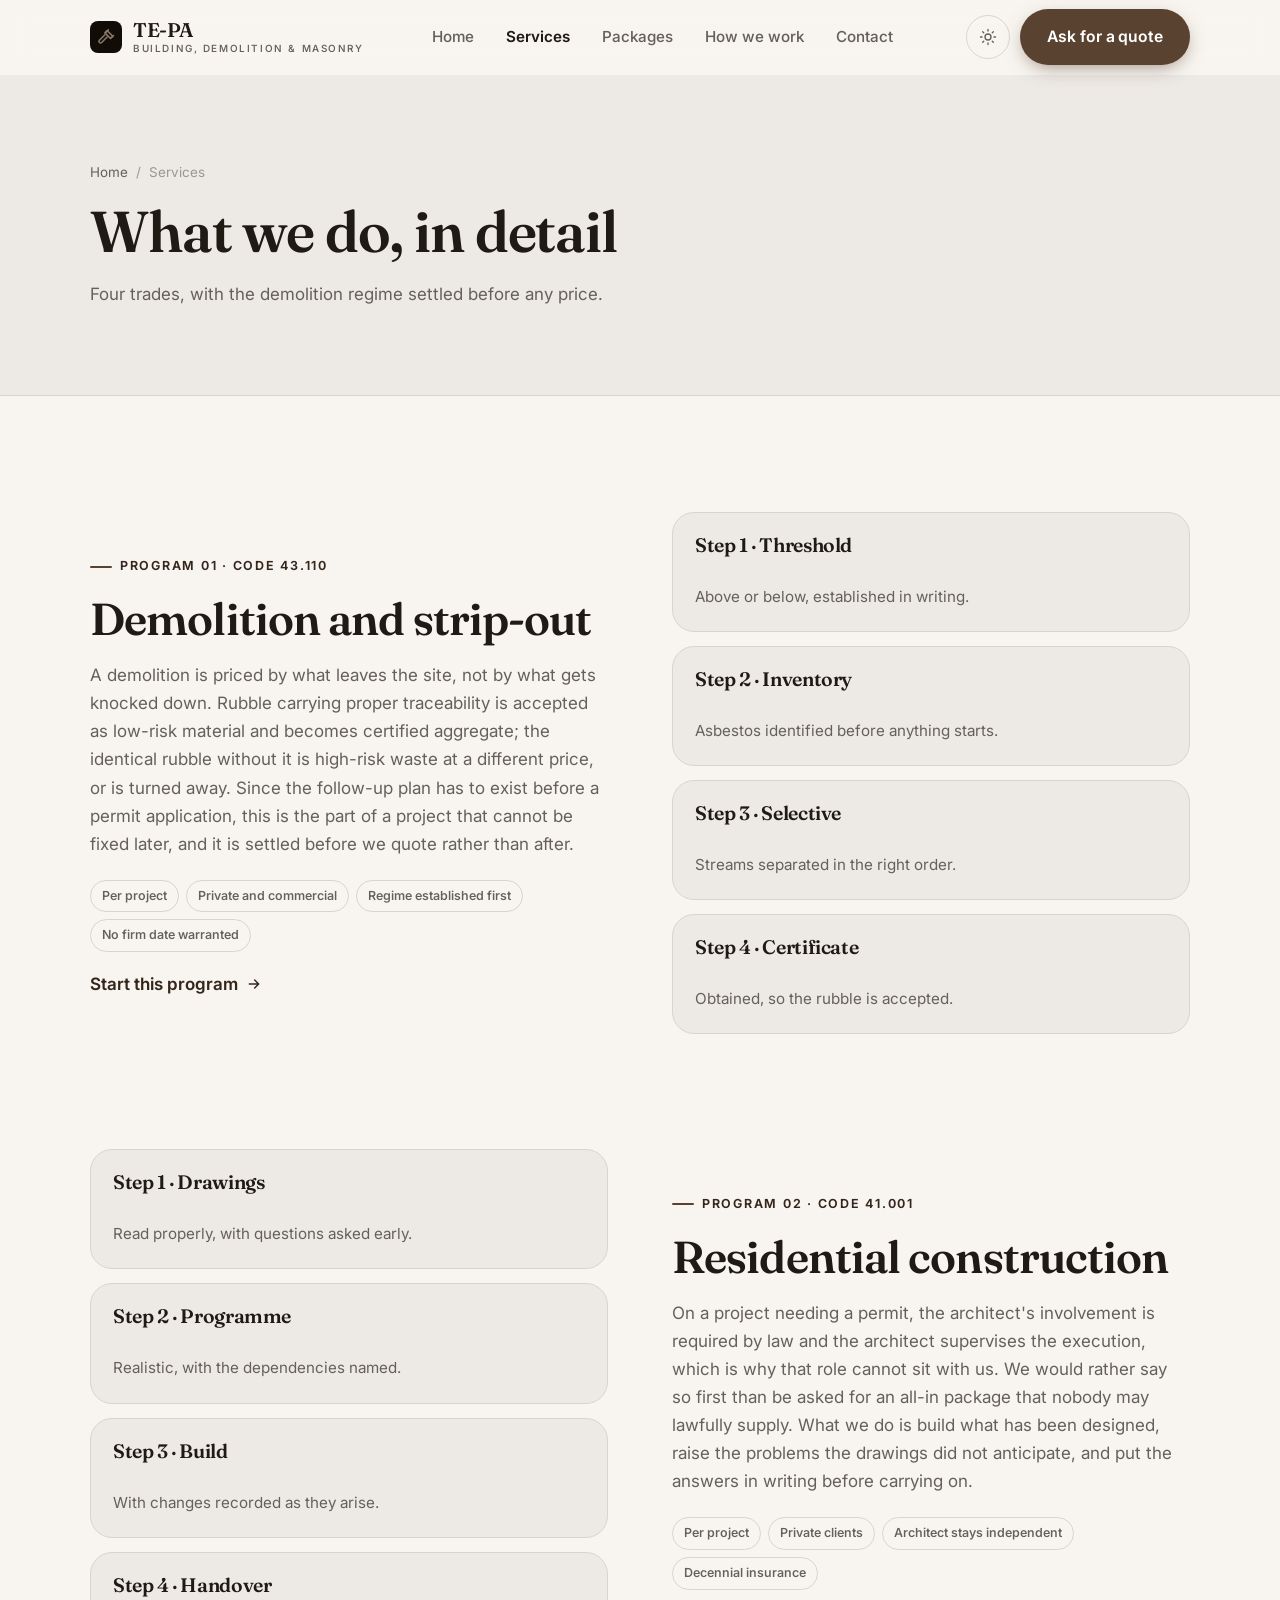
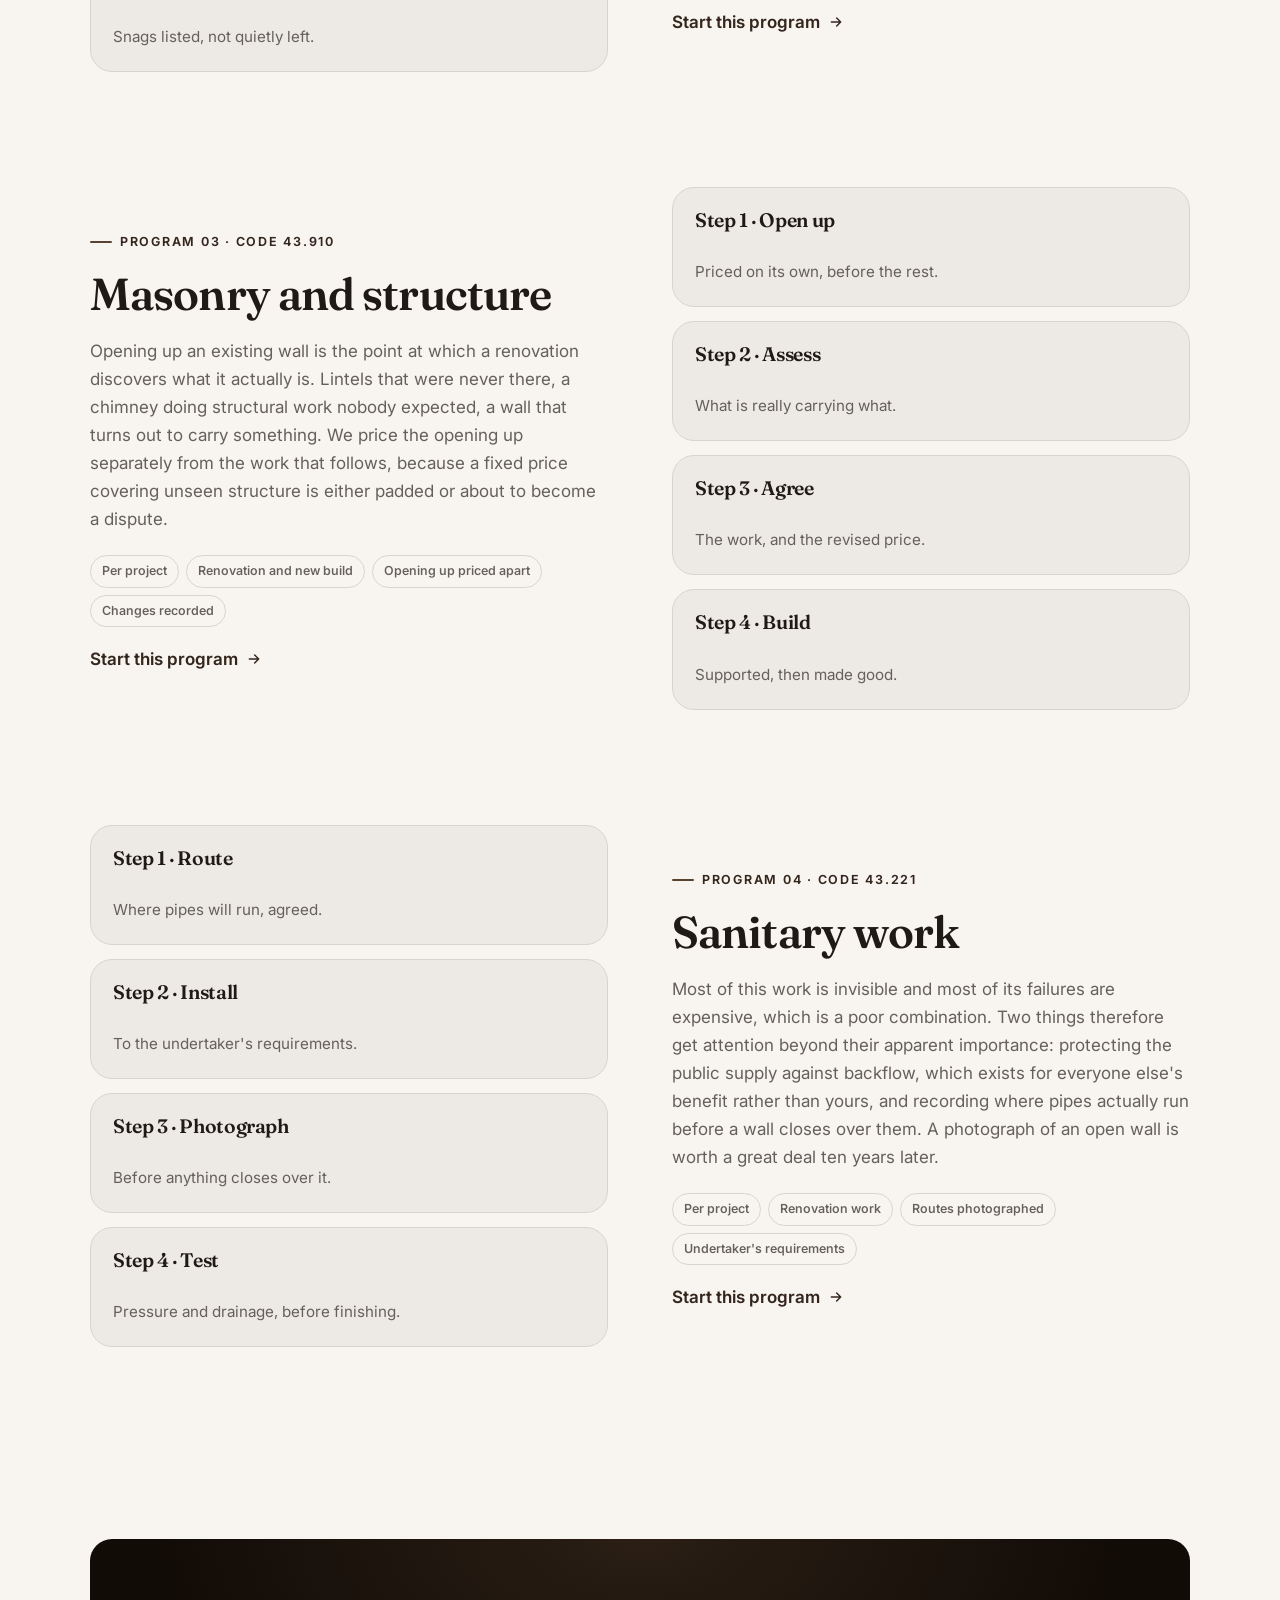
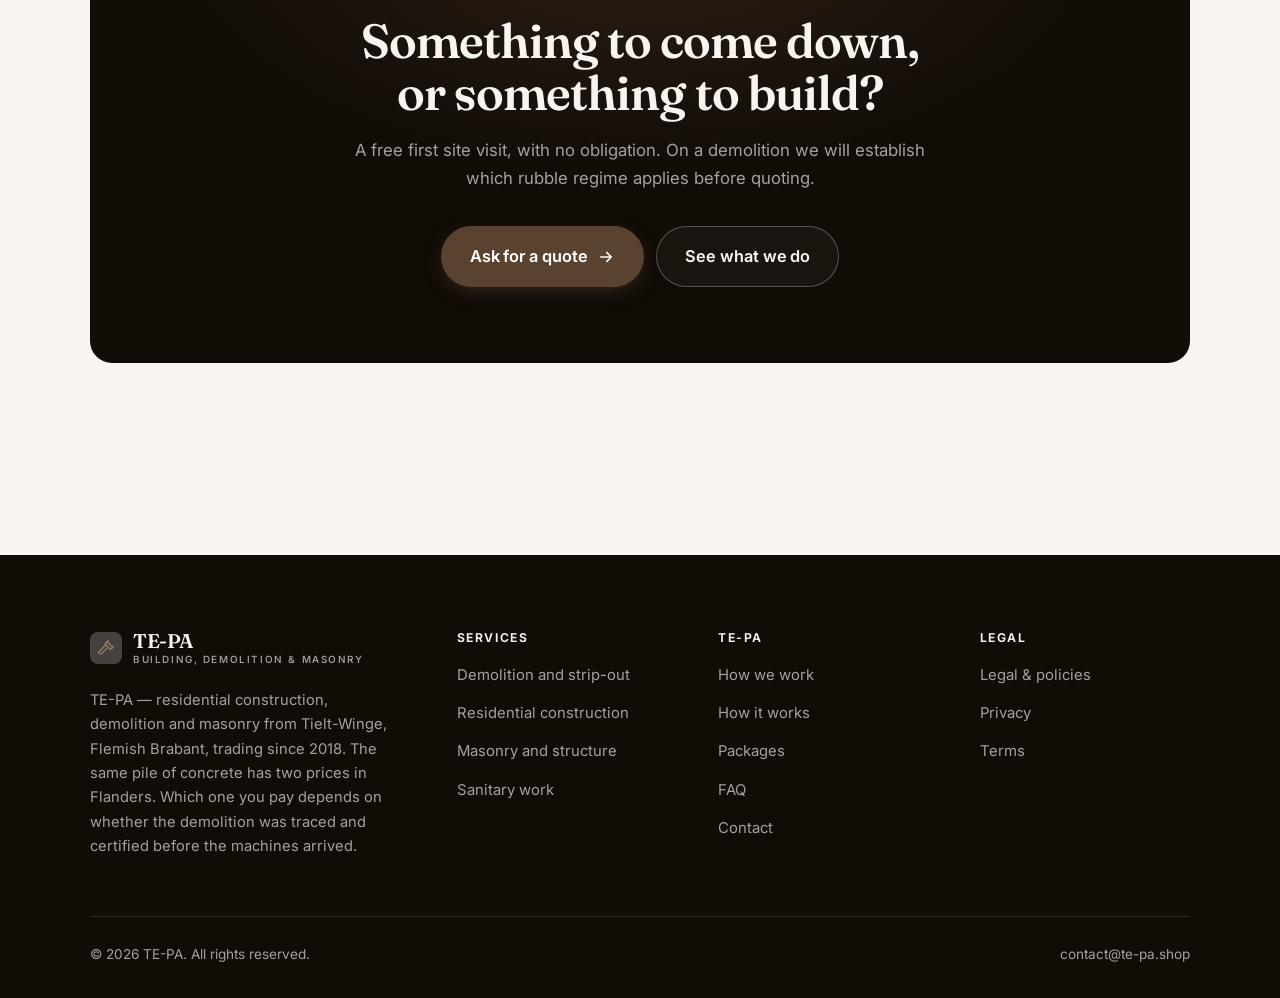
<file: programs.html>
<!DOCTYPE html>
<html lang="en" class="no-js">
<head>
<meta charset="utf-8">
<meta name="viewport" content="width=device-width, initial-scale=1">
<title>Services — TE-PA</title>
<meta name="description" content="What TE-PA does: demolition and strip-out, residential construction, masonry and structural work, and sanitary work.">
<link rel="canonical" href="https://te-pa.shop/programs.html">

<meta property="og:type" content="website">
<meta property="og:url" content="https://te-pa.shop/programs.html">
<meta property="og:site_name" content="TE-PA">
<meta property="og:locale" content="en_US">
<meta property="og:title" content="Services — TE-PA">
<meta property="og:description" content="What TE-PA does: demolition and strip-out, residential construction, masonry and structural work, and sanitary work.">
<meta name="theme-color" content="#120c07">

<link rel="icon" href="assets/img/favicon.svg" type="image/svg+xml">
<link rel="preconnect" href="https://fonts.googleapis.com">
<link rel="preconnect" href="https://fonts.gstatic.com" crossorigin>
<link rel="stylesheet" href="https://fonts.googleapis.com/css2?family=Fraunces:opsz,wght@9..144,400;9..144,600;9..144,700&family=Inter:wght@400..700&display=swap">
<link rel="stylesheet" href="assets/css/style.css">

<!-- Thème appliqué avant le premier rendu (évite le flash) -->
<script>
document.documentElement.classList.remove('no-js');
(function(){try{var t=localStorage.getItem('site-theme');if(t){document.documentElement.setAttribute('data-theme',t);}}catch(e){}})();
</script>
</head>

<body>
<a class="skip-link" href="#main">Skip to main content</a>

<header class="site-header">
  <nav class="wrap nav" aria-label="Main navigation">
    <a class="brand" href="index.html">
      <svg class="brand__mark" viewBox="0 0 64 64" aria-hidden="true">
        <rect class="bm-bg" width="64" height="64" rx="16"/>
        <g class="bm-ic" transform="translate(14 14) scale(1.5)" fill="none" stroke-width="2.1" stroke-linecap="round" stroke-linejoin="round"><path d="M13.5 3.5 21 11l-3 3-7.5-7.5z"/><path d="M10.5 9 3.2 16.3a2.1 2.1 0 0 0 3 3L13.5 12"/><path d="M15 2.5 12 5.5M19.5 12.5 22 10"/></g>
      </svg>
      <span>TE-PA<span class="brand__sub">BUILDING, DEMOLITION &amp; MASONRY</span></span>
    </a>

    <ul class="nav__links" id="nav-links">
      <li><a href="index.html">Home</a></li>
      <li><a href="programs.html" aria-current="page">Services</a></li>
      <li><a href="index.html#pricing">Packages</a></li>
      <li><a href="about.html">How we work</a></li>
      <li><a href="contact.html">Contact</a></li>
      <li><a class="btn btn--primary" href="contact.html">Ask for a quote</a></li>
    </ul>

    <div class="nav__cta">
      <button class="theme-toggle" type="button" aria-label="Switch to dark theme">
        <svg class="icon-sun" viewBox="0 0 24 24" fill="none" stroke="currentColor" stroke-width="1.8" stroke-linecap="round" aria-hidden="true"><circle cx="12" cy="12" r="4"/><path d="M12 2v2m0 16v2M2 12h2m16 0h2M4.9 4.9l1.4 1.4m11.4 11.4 1.4 1.4M19.1 4.9l-1.4 1.4M6.3 17.7l-1.4 1.4"/></svg>
        <svg class="icon-moon" viewBox="0 0 24 24" fill="none" stroke="currentColor" stroke-width="1.8" stroke-linecap="round" stroke-linejoin="round" aria-hidden="true"><path d="M21 12.8A9 9 0 1 1 11.2 3a7 7 0 0 0 9.8 9.8z"/></svg>
      </button>
      <a class="btn btn--primary" href="contact.html">Ask for a quote</a>
      <button class="nav__toggle" type="button" aria-expanded="false" aria-controls="nav-links" aria-label="Open menu">
        <svg class="icon-open" viewBox="0 0 24 24" fill="none" stroke="currentColor" stroke-width="2" stroke-linecap="round" aria-hidden="true"><path d="M3 6h18M3 12h18M3 18h18"/></svg>
        <svg class="icon-close" viewBox="0 0 24 24" fill="none" stroke="currentColor" stroke-width="2" stroke-linecap="round" aria-hidden="true"><path d="M6 6l12 12M18 6L6 18"/></svg>
      </button>
    </div>
  </nav>
</header>

<main id="main">

<section class="page-head">
  <div class="wrap">
    <nav class="breadcrumb" aria-label="Breadcrumb">
      <a href="index.html">Home</a><span>/</span><span aria-current="page">Services</span>
    </nav>
    <h1>What we do, in detail</h1>
    <p>Four trades, with the demolition regime settled before any price.</p>
  </div>
</section>

<section class="section wrap" id="demolition">
  <div class="split reveal">
    <div>
      <span class="eyebrow">Program 01 · Code 43.110</span>
      <h2>Demolition and strip-out</h2>
      <p>A demolition is priced by what leaves the site, not by what gets knocked down. Rubble carrying proper traceability is accepted as low-risk material and becomes certified aggregate; the identical rubble without it is high-risk waste at a different price, or is turned away. Since the follow-up plan has to exist before a permit application, this is the part of a project that cannot be fixed later, and it is settled before we quote rather than after.</p>
      <ul class="tags"><li>Per project</li><li>Private and commercial</li><li>Regime established first</li><li>No firm date warranted</li></ul>
      <p><a class="arrow-link" href="contact.html">Start this program <svg viewBox="0 0 24 24" fill="none" stroke="currentColor" stroke-width="2.2" stroke-linecap="round" stroke-linejoin="round" aria-hidden="true"><path d="M5 12h14M13 6l6 6-6 6"/></svg></a></p>
    </div>
    <div class="grid grid--2 grid--tight">
      <article class="card card--sm">
        <h3>Step 1 · Threshold</h3>
        <p>Above or below, established in writing.</p>
      </article>
      <article class="card card--sm">
        <h3>Step 2 · Inventory</h3>
        <p>Asbestos identified before anything starts.</p>
      </article>
      <article class="card card--sm">
        <h3>Step 3 · Selective</h3>
        <p>Streams separated in the right order.</p>
      </article>
      <article class="card card--sm">
        <h3>Step 4 · Certificate</h3>
        <p>Obtained, so the rubble is accepted.</p>
      </article>
    </div>
  </div>
</section>

<section class="section section--flush wrap" id="building">
  <div class="split reveal">
    <div class="grid grid--2 grid--tight">
      <article class="card card--sm">
        <h3>Step 1 · Drawings</h3>
        <p>Read properly, with questions asked early.</p>
      </article>
      <article class="card card--sm">
        <h3>Step 2 · Programme</h3>
        <p>Realistic, with the dependencies named.</p>
      </article>
      <article class="card card--sm">
        <h3>Step 3 · Build</h3>
        <p>With changes recorded as they arise.</p>
      </article>
      <article class="card card--sm">
        <h3>Step 4 · Handover</h3>
        <p>Snags listed, not quietly left.</p>
      </article>
    </div>
    <div>
      <span class="eyebrow">Program 02 · Code 41.001</span>
      <h2>Residential construction</h2>
      <p>On a project needing a permit, the architect's involvement is required by law and the architect supervises the execution, which is why that role cannot sit with us. We would rather say so first than be asked for an all-in package that nobody may lawfully supply. What we do is build what has been designed, raise the problems the drawings did not anticipate, and put the answers in writing before carrying on.</p>
      <ul class="tags"><li>Per project</li><li>Private clients</li><li>Architect stays independent</li><li>Decennial insurance</li></ul>
      <p><a class="arrow-link" href="contact.html">Start this program <svg viewBox="0 0 24 24" fill="none" stroke="currentColor" stroke-width="2.2" stroke-linecap="round" stroke-linejoin="round" aria-hidden="true"><path d="M5 12h14M13 6l6 6-6 6"/></svg></a></p>
    </div>
  </div>
</section>

<section class="section section--flush wrap" id="masonry">
  <div class="split reveal">
    <div>
      <span class="eyebrow">Program 03 · Code 43.910</span>
      <h2>Masonry and structure</h2>
      <p>Opening up an existing wall is the point at which a renovation discovers what it actually is. Lintels that were never there, a chimney doing structural work nobody expected, a wall that turns out to carry something. We price the opening up separately from the work that follows, because a fixed price covering unseen structure is either padded or about to become a dispute.</p>
      <ul class="tags"><li>Per project</li><li>Renovation and new build</li><li>Opening up priced apart</li><li>Changes recorded</li></ul>
      <p><a class="arrow-link" href="contact.html">Start this program <svg viewBox="0 0 24 24" fill="none" stroke="currentColor" stroke-width="2.2" stroke-linecap="round" stroke-linejoin="round" aria-hidden="true"><path d="M5 12h14M13 6l6 6-6 6"/></svg></a></p>
    </div>
    <div class="grid grid--2 grid--tight">
      <article class="card card--sm">
        <h3>Step 1 · Open up</h3>
        <p>Priced on its own, before the rest.</p>
      </article>
      <article class="card card--sm">
        <h3>Step 2 · Assess</h3>
        <p>What is really carrying what.</p>
      </article>
      <article class="card card--sm">
        <h3>Step 3 · Agree</h3>
        <p>The work, and the revised price.</p>
      </article>
      <article class="card card--sm">
        <h3>Step 4 · Build</h3>
        <p>Supported, then made good.</p>
      </article>
    </div>
  </div>
</section>

<section class="section section--flush wrap" id="sanitary">
  <div class="split reveal">
    <div class="grid grid--2 grid--tight">
      <article class="card card--sm">
        <h3>Step 1 · Route</h3>
        <p>Where pipes will run, agreed.</p>
      </article>
      <article class="card card--sm">
        <h3>Step 2 · Install</h3>
        <p>To the undertaker's requirements.</p>
      </article>
      <article class="card card--sm">
        <h3>Step 3 · Photograph</h3>
        <p>Before anything closes over it.</p>
      </article>
      <article class="card card--sm">
        <h3>Step 4 · Test</h3>
        <p>Pressure and drainage, before finishing.</p>
      </article>
    </div>
    <div>
      <span class="eyebrow">Program 04 · Code 43.221</span>
      <h2>Sanitary work</h2>
      <p>Most of this work is invisible and most of its failures are expensive, which is a poor combination. Two things therefore get attention beyond their apparent importance: protecting the public supply against backflow, which exists for everyone else's benefit rather than yours, and recording where pipes actually run before a wall closes over them. A photograph of an open wall is worth a great deal ten years later.</p>
      <ul class="tags"><li>Per project</li><li>Renovation work</li><li>Routes photographed</li><li>Undertaker's requirements</li></ul>
      <p><a class="arrow-link" href="contact.html">Start this program <svg viewBox="0 0 24 24" fill="none" stroke="currentColor" stroke-width="2.2" stroke-linecap="round" stroke-linejoin="round" aria-hidden="true"><path d="M5 12h14M13 6l6 6-6 6"/></svg></a></p>
    </div>
  </div>
</section>

<section class="wrap section--tight">
  <div class="cta-band reveal">
    <h2>Something to come down, or something to build?</h2>
    <p>A free first site visit, with no obligation. On a demolition we will establish which rubble regime applies before quoting.</p>
    <div class="hero__actions">
      <a class="btn btn--primary btn--lg" href="contact.html">Ask for a quote <svg viewBox="0 0 24 24" fill="none" stroke="currentColor" stroke-width="2.2" stroke-linecap="round" stroke-linejoin="round" aria-hidden="true"><path d="M5 12h14M13 6l6 6-6 6"/></svg></a>
      <a class="btn btn--on-dark btn--lg" href="programs.html">See what we do</a>
    </div>
  </div>
</section>

</main>

<footer class="site-footer">
  <div class="wrap">
    <div class="footer__grid">
      <div class="footer__brand">
        <a class="brand" href="index.html">
          <svg class="brand__mark" viewBox="0 0 64 64" aria-hidden="true">
        <rect class="bm-bg" width="64" height="64" rx="16"/>
        <g class="bm-ic" transform="translate(14 14) scale(1.5)" fill="none" stroke-width="2.1" stroke-linecap="round" stroke-linejoin="round"><path d="M13.5 3.5 21 11l-3 3-7.5-7.5z"/><path d="M10.5 9 3.2 16.3a2.1 2.1 0 0 0 3 3L13.5 12"/><path d="M15 2.5 12 5.5M19.5 12.5 22 10"/></g>
      </svg>
          <span>TE-PA<span class="brand__sub">BUILDING, DEMOLITION &amp; MASONRY</span></span>
        </a>
        <p>TE-PA — residential construction, demolition and masonry from Tielt-Winge, Flemish Brabant, trading since 2018. The same pile of concrete has two prices in Flanders. Which one you pay depends on whether the demolition was traced and certified before the machines arrived.</p>
      </div>

      <div class="footer__col">
        <h4>Services</h4>
        <ul>
          <li><a href="programs.html#demolition">Demolition and strip-out</a></li>
          <li><a href="programs.html#building">Residential construction</a></li>
          <li><a href="programs.html#masonry">Masonry and structure</a></li>
          <li><a href="programs.html#sanitary">Sanitary work</a></li>
        </ul>
      </div>

      <div class="footer__col">
        <h4>TE-PA</h4>
        <ul>
          <li><a href="about.html">How we work</a></li>
          <li><a href="index.html#how-it-works">How it works</a></li>
          <li><a href="index.html#pricing">Packages</a></li>
          <li><a href="index.html#faq">FAQ</a></li>
          <li><a href="contact.html">Contact</a></li>
        </ul>
      </div>

      <div class="footer__col">
        <h4>Legal</h4>
        <ul>
          <li><a href="legal.html">Legal &amp; policies</a></li>
          <li><a href="legal.html#privacy">Privacy</a></li>
          <li><a href="legal.html#terms">Terms</a></li>
        </ul>
      </div>
    </div>

    <div class="footer__bottom">
      <p>© <span data-year>2026</span> TE-PA. All rights reserved.</p>
      <p><a href="mailto:contact@te-pa.shop">contact@te-pa.shop</a></p>
    </div>
  </div>
</footer>

<script src="assets/js/main.js" defer></script>
</body>
</html>
</file>
<file: assets/css/style.css>
/* TE-PA — couleurs et polices de la marque.
   Modifier ces valeurs suffit à changer l'identité visuelle de tout le site. */
:root {
  --c-accent:    #5a4230;
  --c-on-accent: #ffffff;
  --c-ink:       #120c07;
  --c-paper:     #f8f5f1;

  --accent-ink-light: color-mix(in srgb, var(--c-accent) 58%, black);
  --accent-on-dark:   color-mix(in srgb, var(--c-accent) 72%, white);

  --font-display: "Fraunces", system-ui, -apple-system, "Segoe UI", sans-serif;
  --font-body: "Inter", system-ui, -apple-system, "Segoe UI", sans-serif;
  --display-weight: 600;
  --display-tracking: -.02em;
}

/* ==========================================================================
   Feuille de style commune aux sites de coaching
   Les couleurs de marque (--c-accent, --c-on-accent, --c-ink, --c-paper) et
   les polices sont définies juste au-dessus, par site. Tout le reste en dérive.
   ========================================================================== */

/* --------------------------------------------------------------------------
   1. Tokens dérivés
   -------------------------------------------------------------------------- */

:root {
  /* Thème clair */
  --paper:      var(--c-paper);
  --paper-2:    color-mix(in srgb, var(--c-paper) 95%, var(--c-ink));
  --paper-3:    color-mix(in srgb, var(--c-paper) 89%, var(--c-ink));
  --line:       color-mix(in srgb, var(--c-paper) 86%, var(--c-ink));
  --text:       color-mix(in srgb, var(--c-ink) 94%, var(--c-paper));
  --muted:      color-mix(in srgb, var(--c-ink) 64%, var(--c-paper));
  --accent:     var(--c-accent);
  --accent-600: color-mix(in srgb, var(--c-accent) 86%, black);
  --accent-ink: var(--accent-ink-light);
  --on-accent:  var(--c-on-accent);
  --ink:        var(--c-ink);
  --ink-soft:   color-mix(in srgb, var(--c-ink) 90%, white);
  --on-ink:     var(--c-paper);
  --on-ink-mut: color-mix(in srgb, var(--c-paper) 64%, var(--c-ink));
  --brand-bg:   var(--c-ink);

  /* Rayons */
  --r-sm: 8px;
  --r-md: 14px;
  --r-lg: 22px;
  --r-full: 999px;

  /* Ombres */
  --sh-1: 0 1px 2px rgba(0, 0, 0, .05), 0 2px 8px rgba(0, 0, 0, .04);
  --sh-2: 0 2px 4px rgba(0, 0, 0, .05), 0 12px 32px rgba(0, 0, 0, .09);
  --sh-3: 0 4px 8px rgba(0, 0, 0, .06), 0 24px 56px rgba(0, 0, 0, .14);

  /* Rythme */
  --gutter: clamp(16px, 4vw, 40px);
  --maxw: 1180px;
  --section-y: clamp(64px, 9vw, 124px);

  --ease: cubic-bezier(.22, .61, .36, 1);
}

/* Thème sombre — suit le système, sauf si l'utilisateur a choisi « clair » */
@media (prefers-color-scheme: dark) {
  :root:not([data-theme="light"]) {
    --paper:      var(--c-ink);
    --paper-2:    color-mix(in srgb, var(--c-ink) 92%, white);
    --paper-3:    color-mix(in srgb, var(--c-ink) 86%, white);
    --line:       color-mix(in srgb, var(--c-ink) 80%, white);
    --text:       color-mix(in srgb, var(--c-paper) 94%, var(--c-ink));
    --muted:      color-mix(in srgb, var(--c-paper) 66%, var(--c-ink));
    --accent-ink: var(--accent-on-dark);
    --ink:        color-mix(in srgb, var(--c-ink) 72%, black);
    --brand-bg:   color-mix(in srgb, var(--c-ink) 80%, white);
    --sh-1: 0 1px 2px rgba(0, 0, 0, .4), 0 2px 8px rgba(0, 0, 0, .3);
    --sh-2: 0 2px 4px rgba(0, 0, 0, .4), 0 12px 32px rgba(0, 0, 0, .45);
    --sh-3: 0 4px 8px rgba(0, 0, 0, .45), 0 24px 56px rgba(0, 0, 0, .55);
  }
}

/* Thème sombre — choix explicite */
:root[data-theme="dark"] {
  --paper:      var(--c-ink);
  --paper-2:    color-mix(in srgb, var(--c-ink) 92%, white);
  --paper-3:    color-mix(in srgb, var(--c-ink) 86%, white);
  --line:       color-mix(in srgb, var(--c-ink) 80%, white);
  --text:       color-mix(in srgb, var(--c-paper) 94%, var(--c-ink));
  --muted:      color-mix(in srgb, var(--c-paper) 66%, var(--c-ink));
  --accent-ink: var(--accent-on-dark);
  --ink:        color-mix(in srgb, var(--c-ink) 72%, black);
  --brand-bg:   color-mix(in srgb, var(--c-ink) 80%, white);
  --sh-1: 0 1px 2px rgba(0, 0, 0, .4), 0 2px 8px rgba(0, 0, 0, .3);
  --sh-2: 0 2px 4px rgba(0, 0, 0, .4), 0 12px 32px rgba(0, 0, 0, .45);
  --sh-3: 0 4px 8px rgba(0, 0, 0, .45), 0 24px 56px rgba(0, 0, 0, .55);
}

/* --------------------------------------------------------------------------
   2. Reset / base
   -------------------------------------------------------------------------- */

*, *::before, *::after { box-sizing: border-box; }

* { margin: 0; }

html {
  -webkit-text-size-adjust: 100%;
  scroll-behavior: smooth;
  scroll-padding-top: 88px;
}

body {
  background: var(--paper);
  color: var(--text);
  font-family: var(--font-body);
  font-size: 17px;
  line-height: 1.65;
  -webkit-font-smoothing: antialiased;
  text-rendering: optimizeLegibility;
  overflow-x: hidden;
}

img, svg, video { display: block; max-width: 100%; height: auto; }

a { color: inherit; text-decoration: none; }

button, input, textarea, select { font: inherit; color: inherit; }

h1, h2, h3, h4 {
  font-family: var(--font-display);
  font-weight: var(--display-weight);
  line-height: 1.08;
  letter-spacing: var(--display-tracking);
  text-wrap: balance;
}

p { text-wrap: pretty; }

:focus-visible {
  outline: 3px solid var(--accent);
  outline-offset: 3px;
  border-radius: 4px;
}

::selection { background: var(--accent); color: var(--on-accent); }

/* --------------------------------------------------------------------------
   3. Utilitaires de mise en page
   -------------------------------------------------------------------------- */

.wrap {
  width: 100%;
  max-width: var(--maxw);
  margin-inline: auto;
  padding-inline: var(--gutter);
}

.section { padding-block: var(--section-y); }
.section--flush { padding-top: 0; }
.section--tight { padding-block: clamp(48px, 6vw, 80px); }

.skip-link {
  position: absolute;
  left: 12px;
  top: -100px;
  z-index: 200;
  background: var(--accent);
  color: var(--on-accent);
  padding: 12px 20px;
  border-radius: var(--r-sm);
  font-weight: 600;
  transition: top .2s var(--ease);
}
.skip-link:focus { top: 12px; }

.eyebrow {
  display: inline-flex;
  align-items: center;
  gap: 8px;
  font-size: .78rem;
  font-weight: 650;
  letter-spacing: .14em;
  text-transform: uppercase;
  color: var(--accent-ink);
  margin-bottom: 18px;
}
.eyebrow::before {
  content: "";
  width: 22px;
  height: 2px;
  background: var(--accent);
  border-radius: 2px;
}

.section-head { max-width: 62ch; margin-bottom: clamp(36px, 5vw, 60px); }
.section-head h2 { font-size: clamp(2rem, 4.4vw, 3.1rem); }
.section-head p {
  margin-top: 18px;
  color: var(--muted);
  font-size: clamp(1rem, 1.6vw, 1.12rem);
  max-width: 58ch;
}

.section-head--center { margin-inline: auto; text-align: center; }
.section-head--center .eyebrow { justify-content: center; }
.section-head--center p { margin-inline: auto; }

/* --------------------------------------------------------------------------
   4. Boutons
   -------------------------------------------------------------------------- */

.btn {
  display: inline-flex;
  align-items: center;
  justify-content: center;
  gap: 10px;
  padding: 14px 26px;
  border: 1px solid transparent;
  border-radius: var(--r-full);
  font-weight: 620;
  font-size: .98rem;
  letter-spacing: -.005em;
  cursor: pointer;
  white-space: nowrap;
  transition: transform .18s var(--ease), background-color .18s var(--ease),
              border-color .18s var(--ease), box-shadow .18s var(--ease), color .18s var(--ease);
}
.btn:hover { transform: translateY(-2px); }
.btn:active { transform: translateY(0); }

.btn--primary {
  background: var(--accent);
  color: var(--on-accent);
  box-shadow: 0 6px 20px -6px color-mix(in srgb, var(--c-accent) 65%, transparent);
}
.btn--primary:hover {
  background: var(--accent-600);
  box-shadow: 0 12px 28px -8px color-mix(in srgb, var(--c-accent) 70%, transparent);
}

.btn--ghost {
  border-color: var(--line);
  background: transparent;
  color: var(--text);
}
.btn--ghost:hover { border-color: var(--accent); color: var(--accent-ink); }

.btn--on-dark {
  border-color: color-mix(in srgb, var(--c-paper) 28%, transparent);
  color: var(--on-ink);
  background: color-mix(in srgb, var(--c-paper) 4%, transparent);
}
.btn--on-dark:hover {
  border-color: color-mix(in srgb, var(--c-paper) 60%, transparent);
  background: color-mix(in srgb, var(--c-paper) 10%, transparent);
}

.btn--lg { padding: 16px 28px; font-size: 1.02rem; }
.btn--block { width: 100%; }

.btn svg { width: 18px; height: 18px; flex: none; }

@media (max-width: 420px) {
  .btn--lg { padding: 15px 22px; font-size: 1rem; white-space: normal; text-align: center; }
}

/* Lien fléché */
.arrow-link {
  display: inline-flex;
  align-items: center;
  gap: 8px;
  font-weight: 620;
  color: var(--accent-ink);
}
.arrow-link svg { width: 16px; height: 16px; transition: transform .18s var(--ease); }
.arrow-link:hover svg { transform: translateX(4px); }

/* --------------------------------------------------------------------------
   5. En-tête / navigation
   -------------------------------------------------------------------------- */

.site-header {
  position: sticky;
  top: 0;
  z-index: 100;
  background: color-mix(in srgb, var(--paper) 82%, transparent);
  backdrop-filter: saturate(180%) blur(14px);
  -webkit-backdrop-filter: saturate(180%) blur(14px);
  border-bottom: 1px solid transparent;
  transition: border-color .25s var(--ease), background-color .25s var(--ease);
}
.site-header.is-stuck {
  border-bottom-color: var(--line);
  background: color-mix(in srgb, var(--paper) 94%, transparent);
}

.nav {
  display: flex;
  align-items: center;
  justify-content: space-between;
  gap: 24px;
  height: 74px;
}

.brand {
  display: inline-flex;
  align-items: center;
  gap: 11px;
  font-family: var(--font-display);
  font-weight: var(--display-weight);
  font-size: 1.24rem;
  letter-spacing: var(--display-tracking);
  flex: none;
  line-height: 1.1;
}
.brand__mark { width: 32px; height: 32px; flex: none; }
.brand__mark .bm-bg { fill: var(--brand-bg); }
.brand__mark .bm-ic { stroke: var(--accent-on-dark); color: var(--accent-on-dark); }
.brand__sub {
  display: block;
  font-family: var(--font-body);
  font-size: .62rem;
  font-weight: 550;
  letter-spacing: .16em;
  text-transform: uppercase;
  color: var(--muted);
  margin-top: 1px;
}

.nav__links {
  display: flex;
  align-items: center;
  gap: 4px;
  list-style: none;
  padding: 0;
}
.nav__links a {
  display: block;
  padding: 9px 14px;
  border-radius: var(--r-full);
  font-size: .95rem;
  font-weight: 520;
  color: var(--muted);
  transition: color .16s var(--ease), background-color .16s var(--ease);
}
.nav__links a:hover { color: var(--text); background: var(--paper-2); }
.nav__links a[aria-current="page"] { color: var(--text); font-weight: 620; }
.nav__links .btn { display: none; }

.nav__cta { display: flex; align-items: center; gap: 10px; flex: none; }

.nav__toggle {
  display: none;
  width: 44px;
  height: 44px;
  align-items: center;
  justify-content: center;
  background: transparent;
  border: 1px solid var(--line);
  border-radius: var(--r-full);
  cursor: pointer;
}
.nav__toggle svg { width: 20px; height: 20px; }
.nav__toggle .icon-close { display: none; }
.nav__toggle[aria-expanded="true"] .icon-open { display: none; }
.nav__toggle[aria-expanded="true"] .icon-close { display: block; }

@media (max-width: 900px) {
  .nav__links, .nav__cta .btn { display: none; }
  .nav__toggle { display: inline-flex; }

  .nav__links {
    position: fixed;
    inset: 74px 0 auto;
    flex-direction: column;
    align-items: stretch;
    gap: 2px;
    padding: 20px var(--gutter) 32px;
    background: var(--paper);
    border-bottom: 1px solid var(--line);
    box-shadow: var(--sh-2);
  }
  .nav__links.is-open { display: flex; }
  .nav__links a { padding: 14px 4px; font-size: 1.1rem; border-radius: var(--r-sm); }
  .nav__links a.btn { display: inline-flex; margin-top: 14px; padding: 14px 26px; color: var(--on-accent); }
}

@media (max-width: 380px) {
  .brand__sub { display: none; }
}

/* Bouton de thème */
.theme-toggle {
  width: 44px;
  height: 44px;
  display: inline-flex;
  align-items: center;
  justify-content: center;
  background: transparent;
  border: 1px solid var(--line);
  border-radius: var(--r-full);
  cursor: pointer;
  color: var(--muted);
  transition: color .16s var(--ease), border-color .16s var(--ease);
}
.theme-toggle:hover { color: var(--text); border-color: var(--accent); }
.theme-toggle svg { width: 18px; height: 18px; }
.theme-toggle .icon-moon { display: none; }
:root[data-theme="dark"] .theme-toggle .icon-sun { display: none; }
:root[data-theme="dark"] .theme-toggle .icon-moon { display: block; }
@media (prefers-color-scheme: dark) {
  :root:not([data-theme="light"]) .theme-toggle .icon-sun { display: none; }
  :root:not([data-theme="light"]) .theme-toggle .icon-moon { display: block; }
}

/* --------------------------------------------------------------------------
   6. Hero
   -------------------------------------------------------------------------- */

.hero {
  position: relative;
  background: var(--ink);
  color: var(--on-ink);
  overflow: hidden;
  isolation: isolate;
}

/* Halo de couleur + grain léger */
.hero::before {
  content: "";
  position: absolute;
  inset: -30% -10% auto;
  height: 130%;
  background:
    radial-gradient(60% 55% at 78% 18%, color-mix(in srgb, var(--c-accent) 34%, transparent), transparent 62%),
    radial-gradient(48% 44% at 12% 88%, color-mix(in srgb, var(--c-accent) 16%, transparent), transparent 66%);
  z-index: -2;
  pointer-events: none;
}
.hero::after {
  content: "";
  position: absolute;
  inset: 0;
  background-image: url("data:image/svg+xml,%3Csvg xmlns='http://www.w3.org/2000/svg' width='160' height='160'%3E%3Cfilter id='n'%3E%3CfeTurbulence type='fractalNoise' baseFrequency='.85' numOctaves='3'/%3E%3C/filter%3E%3Crect width='160' height='160' filter='url(%23n)' opacity='.28'/%3E%3C/svg%3E");
  opacity: .45;
  mix-blend-mode: overlay;
  z-index: -1;
  pointer-events: none;
}

.hero__inner {
  display: grid;
  grid-template-columns: minmax(0, 1.05fr) minmax(0, .95fr);
  align-items: center;
  gap: clamp(32px, 5vw, 72px);
  padding-block: clamp(56px, 8vw, 110px);
}

.hero h1 {
  font-size: clamp(2.5rem, 6vw, 4.6rem);
  letter-spacing: calc(var(--display-tracking) * 1.4);
}
.hero h1 em {
  font-style: normal;
  color: var(--accent-on-dark);
  text-decoration: underline;
  text-decoration-color: color-mix(in srgb, var(--c-accent) 45%, transparent);
  text-decoration-thickness: .1em;
  text-underline-offset: .14em;
  text-decoration-skip-ink: none;
}

.hero__lede {
  margin-top: 22px;
  font-size: clamp(1.04rem, 1.9vw, 1.2rem);
  color: var(--on-ink-mut);
  max-width: 50ch;
}

.hero__actions {
  display: flex;
  flex-wrap: wrap;
  gap: 12px;
  margin-top: 34px;
}

.hero__eyebrow { color: var(--accent-on-dark); }
.hero__eyebrow::before { background: var(--accent-on-dark); }

/* Faits sur l'offre */
.hero__proof {
  display: grid;
  grid-template-columns: repeat(4, minmax(0, 1fr));
  gap: clamp(18px, 3vw, 32px);
  margin-top: 44px;
  padding: 26px 0 0;
  border-top: 1px solid color-mix(in srgb, var(--c-paper) 14%, transparent);
  list-style: none;
}
.stat__num {
  display: block;
  font-family: var(--font-display);
  font-size: clamp(1.5rem, 2.6vw, 2.05rem);
  font-weight: var(--display-weight);
  line-height: 1;
  letter-spacing: var(--display-tracking);
  white-space: nowrap;
}
.stat__label {
  display: block;
  margin-top: 7px;
  font-size: .82rem;
  line-height: 1.4;
  color: var(--on-ink-mut);
}

.hero__art svg { width: 100%; height: auto; border-radius: var(--r-lg); box-shadow: var(--sh-3); }

@media (max-width: 880px) {
  .hero__inner { grid-template-columns: 1fr; }
  .hero__art { order: -1; max-width: 560px; }
}
@media (max-width: 540px) {
  .hero__proof { grid-template-columns: repeat(2, minmax(0, 1fr)); }
}

/* --------------------------------------------------------------------------
   7. Bandeau défilant
   -------------------------------------------------------------------------- */

.marquee {
  background: var(--ink-soft);
  color: var(--on-ink-mut);
  border-top: 1px solid color-mix(in srgb, var(--c-paper) 8%, transparent);
  padding-block: 18px;
  overflow: hidden;
  white-space: nowrap;
  mask-image: linear-gradient(90deg, transparent, #000 8%, #000 92%, transparent);
  -webkit-mask-image: linear-gradient(90deg, transparent, #000 8%, #000 92%, transparent);
}
.marquee__track {
  display: inline-flex;
  gap: 42px;
  align-items: center;
  animation: marquee 38s linear infinite;
  font-size: .86rem;
  letter-spacing: .12em;
  text-transform: uppercase;
  font-weight: 560;
}
.marquee__track span { display: inline-flex; align-items: center; gap: 42px; }
.marquee__track span::after {
  content: "";
  width: 5px; height: 5px;
  border-radius: 50%;
  background: var(--accent);
  opacity: .8;
}
@keyframes marquee { to { transform: translateX(-50%); } }

/* --------------------------------------------------------------------------
   8. Grilles de cartes
   -------------------------------------------------------------------------- */

.grid {
  display: grid;
  gap: clamp(16px, 2.2vw, 26px);
}
.grid--2 { grid-template-columns: repeat(auto-fit, minmax(min(100%, 260px), 1fr)); }
.grid--3 { grid-template-columns: repeat(auto-fit, minmax(min(100%, 270px), 1fr)); }
.grid--4 { grid-template-columns: repeat(auto-fit, minmax(min(100%, 230px), 1fr)); }
.grid--tight { gap: 14px; }

.card {
  position: relative;
  display: flex;
  flex-direction: column;
  padding: 28px;
  background: var(--paper-2);
  border: 1px solid var(--line);
  border-radius: var(--r-lg);
  transition: transform .22s var(--ease), box-shadow .22s var(--ease), border-color .22s var(--ease);
}
a.card:hover, .card--lift:hover {
  transform: translateY(-5px);
  box-shadow: var(--sh-2);
  border-color: color-mix(in srgb, var(--c-accent) 45%, var(--line));
}
.card--sm { padding: 22px; }
.card--sm h3 { font-size: 1rem; }
.card__icon {
  width: 52px;
  height: 52px;
  display: grid;
  place-items: center;
  border-radius: var(--r-md);
  background: color-mix(in srgb, var(--c-accent) 15%, transparent);
  color: var(--accent-ink);
  margin-bottom: 20px;
}
.card__icon svg { width: 26px; height: 26px; }
.card h3 { font-size: 1.22rem; margin-bottom: 10px; }
.card p { color: var(--muted); font-size: .95rem; }
.card .arrow-link { margin-top: auto; padding-top: 18px; font-size: .92rem; }

.tags {
  list-style: none;
  padding: 0;
  margin: 18px 0 0;
  display: flex;
  flex-wrap: wrap;
  gap: 7px;
}
.tags li {
  font-size: .78rem;
  font-weight: 560;
  padding: 5px 11px;
  border-radius: var(--r-full);
  background: var(--paper);
  border: 1px solid var(--line);
  color: var(--muted);
}

/* --------------------------------------------------------------------------
   9. Méthode (étapes)
   -------------------------------------------------------------------------- */

.steps { counter-reset: step; }
.step {
  position: relative;
  padding: 30px 26px 26px;
  background: var(--paper);
  border: 1px solid var(--line);
  border-radius: var(--r-lg);
}
.step::before {
  counter-increment: step;
  content: "0" counter(step);
  display: block;
  font-family: var(--font-display);
  font-size: 2.6rem;
  font-weight: var(--display-weight);
  line-height: 1;
  letter-spacing: var(--display-tracking);
  color: color-mix(in srgb, var(--c-accent) 55%, var(--paper));
  margin-bottom: 16px;
}
.step h3 { font-size: 1.12rem; margin-bottom: 9px; }
.step p { color: var(--muted); font-size: .93rem; }

/* --------------------------------------------------------------------------
   10. Tarifs
   -------------------------------------------------------------------------- */

.plans { align-items: start; }

.plan {
  display: flex;
  flex-direction: column;
  padding: 32px 28px;
  background: var(--paper);
  border: 1px solid var(--line);
  border-radius: var(--r-lg);
  height: 100%;
  position: relative;
}
.plan--featured {
  background: var(--ink);
  color: var(--on-ink);
  border-color: var(--ink);
  box-shadow: var(--sh-3);
}
.plan--featured .plan__desc,
.plan--featured .plan__period,
.plan--featured .plan__features li { color: var(--on-ink-mut); }
.plan--featured .plan__features li::before { color: var(--accent-on-dark); }

.plan__tag {
  position: absolute;
  top: 18px;
  right: 18px;
  font-size: .7rem;
  font-weight: 680;
  letter-spacing: .1em;
  text-transform: uppercase;
  padding: 5px 12px;
  border-radius: var(--r-full);
  background: var(--accent);
  color: var(--on-accent);
}

.plan h3 { font-size: 1.3rem; }
.plan--featured h3 { padding-right: 120px; }
.plan__desc { margin-top: 8px; color: var(--muted); font-size: .92rem; min-height: 2.8em; }

.plan__price {
  display: flex;
  align-items: baseline;
  gap: 6px;
  margin: 22px 0 4px;
  font-family: var(--font-display);
  font-size: clamp(2.2rem, 4vw, 2.9rem);
  font-weight: var(--display-weight);
  letter-spacing: var(--display-tracking);
  line-height: 1;
}
.plan__period { font-family: var(--font-body); font-size: .9rem; font-weight: 450; color: var(--muted); letter-spacing: 0; }

.plan__features {
  list-style: none;
  padding: 0;
  margin: 24px 0 28px;
  display: grid;
  gap: 11px;
  flex: 1;
}
.plan__features li {
  display: grid;
  grid-template-columns: 20px 1fr;
  gap: 10px;
  font-size: .93rem;
  color: var(--muted);
  align-items: start;
}
.plan__features li::before {
  content: "✓";
  color: var(--accent-ink);
  font-weight: 700;
  line-height: 1.5;
}

.plans-note { text-align: center; margin-top: 26px; font-size: .88rem; color: var(--muted); }

/* --------------------------------------------------------------------------
   11. Bloc split (texte + illustration)
   -------------------------------------------------------------------------- */

.split {
  display: grid;
  grid-template-columns: repeat(auto-fit, minmax(min(100%, 340px), 1fr));
  gap: clamp(32px, 5vw, 68px);
  align-items: center;
}
.split--top { align-items: start; }
.split__art svg { width: 100%; border-radius: var(--r-lg); box-shadow: var(--sh-2); }
.split h2 { font-size: clamp(1.9rem, 4vw, 2.8rem); }
.split p { margin-top: 18px; color: var(--muted); }
.split .tags { margin-top: 22px; }

/* --------------------------------------------------------------------------
   12. FAQ
   -------------------------------------------------------------------------- */

.faq { max-width: 780px; margin-inline: auto; }
.faq details {
  border-bottom: 1px solid var(--line);
  padding: 4px 0;
}
.faq summary {
  display: flex;
  align-items: center;
  justify-content: space-between;
  gap: 20px;
  padding: 22px 4px;
  cursor: pointer;
  list-style: none;
  font-family: var(--font-display);
  font-size: 1.08rem;
  font-weight: var(--display-weight);
  letter-spacing: var(--display-tracking);
}
.faq summary::-webkit-details-marker { display: none; }
.faq summary::after {
  content: "";
  flex: none;
  width: 13px;
  height: 13px;
  border-right: 2px solid var(--muted);
  border-bottom: 2px solid var(--muted);
  transform: rotate(45deg) translate(-3px, -3px);
  transition: transform .2s var(--ease), border-color .2s var(--ease);
}
.faq details[open] summary::after {
  transform: rotate(225deg) translate(-3px, -3px);
  border-color: var(--accent);
}
.faq details p { padding: 0 4px 24px; color: var(--muted); max-width: 66ch; }

/* --------------------------------------------------------------------------
   13. Bandeau d'appel à l'action
   -------------------------------------------------------------------------- */

.cta-band {
  position: relative;
  background: var(--ink);
  color: var(--on-ink);
  border-radius: var(--r-lg);
  padding: clamp(40px, 6vw, 76px) clamp(24px, 5vw, 64px);
  overflow: hidden;
  isolation: isolate;
  text-align: center;
}
.cta-band::before {
  content: "";
  position: absolute;
  inset: 0;
  background: radial-gradient(70% 90% at 50% 0%, color-mix(in srgb, var(--c-accent) 34%, transparent), transparent 62%);
  z-index: -1;
}
.cta-band h2 { font-size: clamp(1.9rem, 4.4vw, 3rem); }
.cta-band p {
  margin: 18px auto 0;
  max-width: 52ch;
  color: var(--on-ink-mut);
  font-size: 1.05rem;
}
.cta-band .hero__actions { justify-content: center; }

/* --------------------------------------------------------------------------
   14. Formulaire
   -------------------------------------------------------------------------- */

.form-layout {
  display: grid;
  grid-template-columns: minmax(0, 1fr) minmax(0, 420px);
  gap: clamp(32px, 5vw, 64px);
  align-items: start;
}
@media (max-width: 880px) { .form-layout { grid-template-columns: 1fr; } }

.form {
  display: grid;
  gap: 18px;
  padding: clamp(22px, 3.5vw, 36px);
  background: var(--paper-2);
  border: 1px solid var(--line);
  border-radius: var(--r-lg);
}
.form__row { display: grid; grid-template-columns: repeat(auto-fit, minmax(min(100%, 200px), 1fr)); gap: 18px; }

.field { display: grid; gap: 7px; }
.field label { font-size: .88rem; font-weight: 600; }
.field label .req { color: var(--accent-ink); }
.field input, .field textarea, .field select {
  width: 100%;
  padding: 13px 15px;
  background: var(--paper);
  border: 1px solid var(--line);
  border-radius: var(--r-md);
  font-size: .97rem;
  transition: border-color .16s var(--ease), box-shadow .16s var(--ease);
}
.field input:focus, .field textarea:focus, .field select:focus {
  outline: none;
  border-color: var(--accent);
  box-shadow: 0 0 0 3px color-mix(in srgb, var(--c-accent) 24%, transparent);
}
.field textarea { resize: vertical; min-height: 130px; }
.field__hint { font-size: .8rem; color: var(--muted); }

.form__status { font-size: .9rem; font-weight: 600; min-height: 1.4em; }
.form__note { font-size: .82rem; color: var(--muted); }
.form__note a { color: var(--accent-ink); text-decoration: underline; text-underline-offset: 2px; }

.contact-aside { display: grid; gap: 14px; }
.contact-card {
  display: flex;
  gap: 14px;
  padding: 20px 22px;
  background: var(--paper);
  border: 1px solid var(--line);
  border-radius: var(--r-md);
}
.contact-card--soft { background: var(--paper-2); }
.contact-card svg { width: 22px; height: 22px; flex: none; color: var(--accent-ink); margin-top: 3px; }
.contact-card b { display: block; font-size: .95rem; font-weight: 620; }
.contact-card span, .contact-card a { display: block; font-size: .9rem; color: var(--muted); }
.contact-card a:hover { color: var(--accent-ink); }

/* --------------------------------------------------------------------------
   15. Page interne — en-tête
   -------------------------------------------------------------------------- */

.page-head {
  background: var(--paper-2);
  border-bottom: 1px solid var(--line);
  padding-block: clamp(48px, 7vw, 86px);
}
.page-head h1 { font-size: clamp(2.2rem, 5.4vw, 3.6rem); max-width: 20ch; }
.page-head p { margin-top: 18px; color: var(--muted); max-width: 58ch; font-size: 1.06rem; }

.breadcrumb {
  display: flex;
  gap: 8px;
  align-items: center;
  font-size: .84rem;
  color: var(--muted);
  margin-bottom: 18px;
}
.breadcrumb a:hover { color: var(--accent-ink); }
.breadcrumb span { opacity: .6; }

/* --------------------------------------------------------------------------
   16. Pied de page
   -------------------------------------------------------------------------- */

.site-footer {
  background: var(--ink);
  color: var(--on-ink-mut);
  padding-block: clamp(48px, 6vw, 76px) 32px;
  margin-top: var(--section-y);
}
.site-footer .brand { color: var(--on-ink); }
.site-footer .brand__mark .bm-bg { fill: color-mix(in srgb, var(--c-ink) 78%, white); }
.site-footer .brand__sub { color: var(--on-ink-mut); }

.footer__grid {
  display: grid;
  grid-template-columns: minmax(0, 1.5fr) repeat(auto-fit, minmax(150px, 1fr));
  gap: clamp(28px, 4vw, 56px);
}
@media (max-width: 720px) { .footer__grid { grid-template-columns: 1fr 1fr; } .footer__brand { grid-column: 1 / -1; } }

.footer__brand p { margin-top: 16px; font-size: .92rem; max-width: 36ch; }
.footer__col h4 {
  font-family: var(--font-body);
  font-size: .76rem;
  font-weight: 650;
  letter-spacing: .13em;
  text-transform: uppercase;
  color: var(--on-ink);
  margin-bottom: 16px;
}
.footer__col ul { list-style: none; padding: 0; display: grid; gap: 10px; }
.footer__col a { font-size: .93rem; transition: color .16s var(--ease); }
.footer__col a:hover { color: var(--accent-on-dark); }

.footer__bottom {
  display: flex;
  flex-wrap: wrap;
  justify-content: space-between;
  gap: 14px;
  margin-top: clamp(36px, 5vw, 58px);
  padding-top: 26px;
  border-top: 1px solid color-mix(in srgb, var(--c-paper) 12%, transparent);
  font-size: .85rem;
}
.footer__bottom a:hover { color: var(--accent-on-dark); }

/* --------------------------------------------------------------------------
   17. Page 404
   -------------------------------------------------------------------------- */

.notfound {
  min-height: 62vh;
  display: grid;
  place-items: center;
  text-align: center;
  padding-block: var(--section-y);
}
.notfound__code {
  font-family: var(--font-display);
  font-size: clamp(5rem, 18vw, 11rem);
  font-weight: var(--display-weight);
  line-height: .9;
  letter-spacing: -.05em;
  color: color-mix(in srgb, var(--c-accent) 45%, var(--paper));
}
.notfound h1 { font-size: clamp(1.8rem, 4.4vw, 2.8rem); margin-top: 12px; }
.notfound p { color: var(--muted); max-width: 46ch; margin: 18px auto 0; }
.notfound .hero__actions { justify-content: center; }

/* --------------------------------------------------------------------------
   18. Contenu légal
   -------------------------------------------------------------------------- */

.prose { max-width: 70ch; }
.prose h2 { font-size: clamp(1.6rem, 3vw, 2.1rem); margin-top: 48px; margin-bottom: 14px; }
.prose h2:first-child { margin-top: 0; }
.prose h3 { font-size: 1.18rem; margin-top: 30px; margin-bottom: 10px; }
.prose p, .prose li { color: var(--muted); }
.prose p + p { margin-top: 16px; }
.prose ul { margin-top: 14px; padding-left: 22px; display: grid; gap: 9px; }
.prose a { color: var(--accent-ink); text-decoration: underline; text-underline-offset: 2px; }
.prose strong { color: var(--text); }

/* --------------------------------------------------------------------------
   19. Animations d'apparition
   -------------------------------------------------------------------------- */

.reveal {
  opacity: 0;
  transform: translateY(22px);
  transition: opacity .7s var(--ease), transform .7s var(--ease);
}
.reveal.is-in { opacity: 1; transform: none; }

.reveal-group > * {
  opacity: 0;
  transform: translateY(22px);
  transition: opacity .6s var(--ease), transform .6s var(--ease);
  transition-delay: calc(var(--i, 0) * 80ms);
}
.reveal-group.is-in > * { opacity: 1; transform: none; }

/* Sans JavaScript, tout reste visible */
.no-js .reveal, .no-js .reveal-group > * { opacity: 1; transform: none; }

@media (prefers-reduced-motion: reduce) {
  html { scroll-behavior: auto; }
  *, *::before, *::after {
    animation-duration: .001ms !important;
    animation-iteration-count: 1 !important;
    transition-duration: .001ms !important;
  }
  .reveal, .reveal-group > * { opacity: 1; transform: none; }
}

/* --------------------------------------------------------------------------
   20. Divers
   -------------------------------------------------------------------------- */

.visually-hidden {
  position: absolute;
  width: 1px; height: 1px;
  padding: 0; margin: -1px;
  overflow: hidden;
  clip: rect(0 0 0 0);
  white-space: nowrap;
  border: 0;
}
</file>
